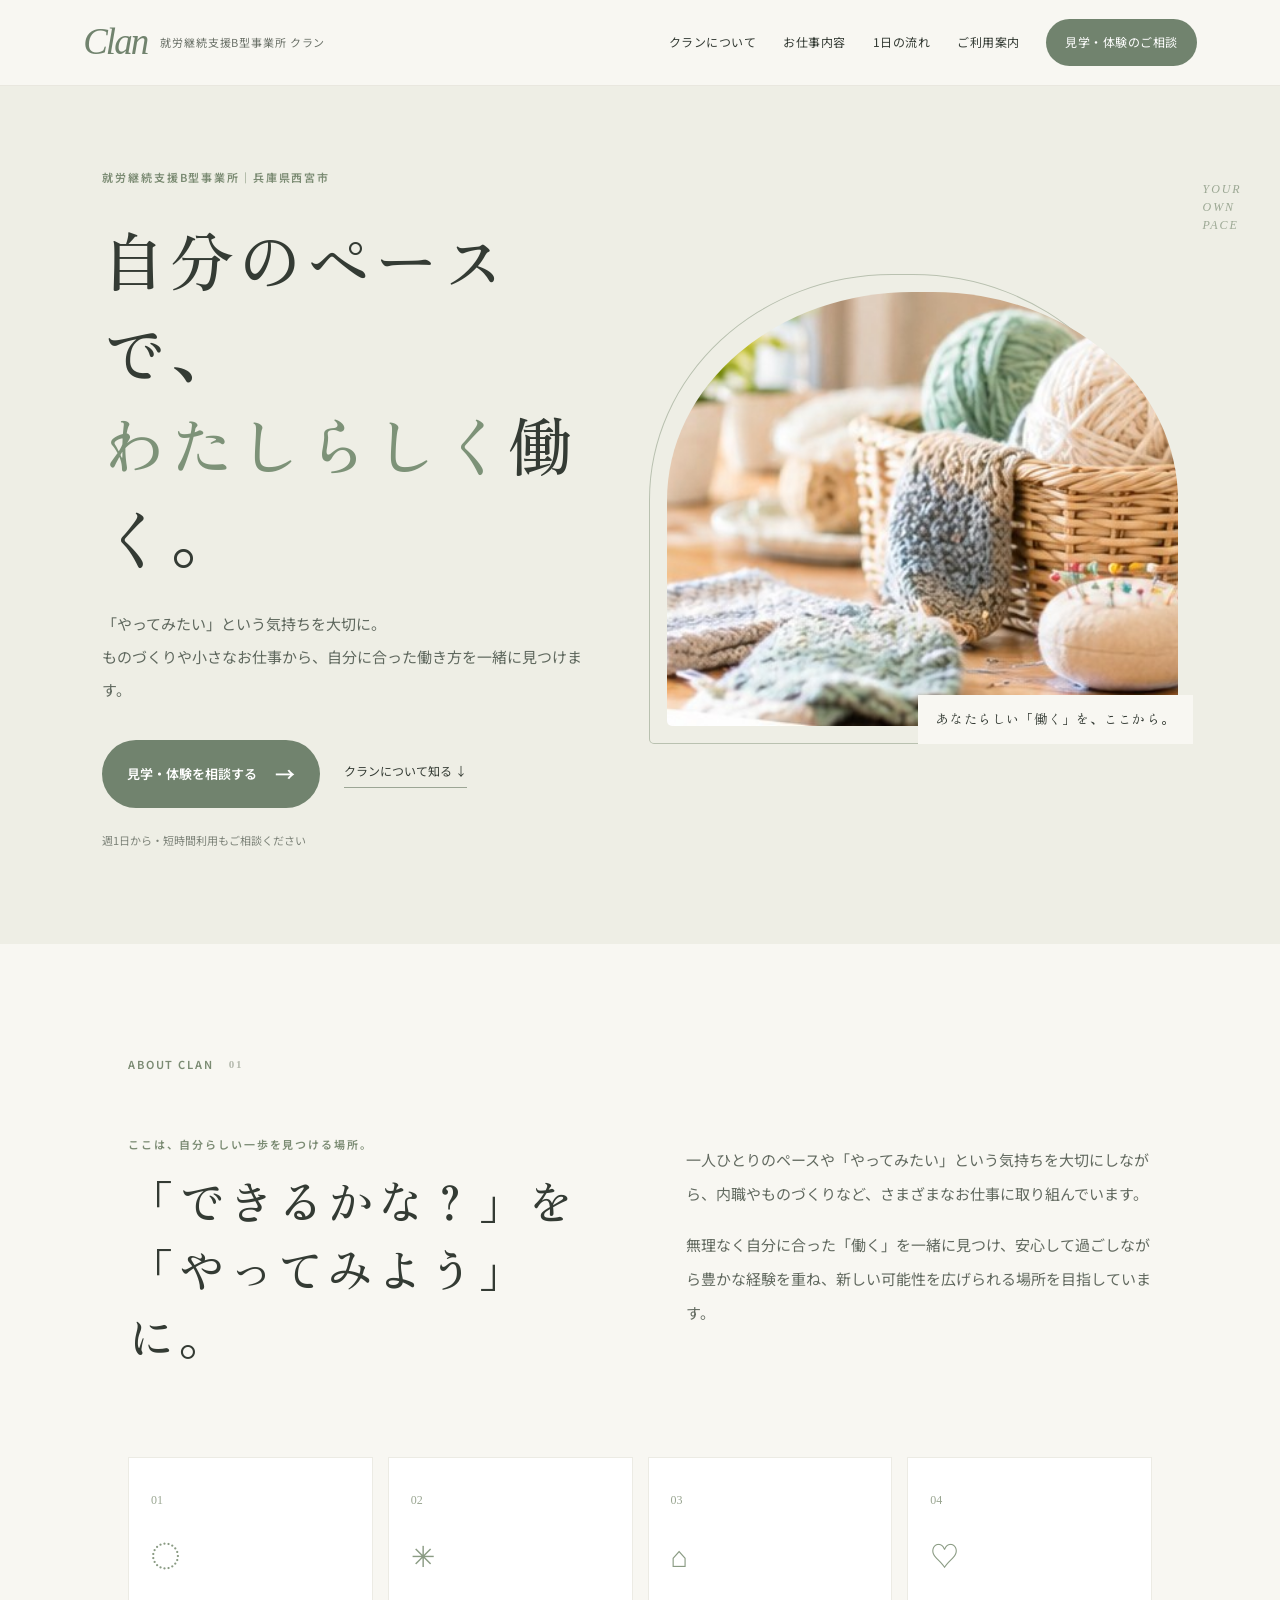
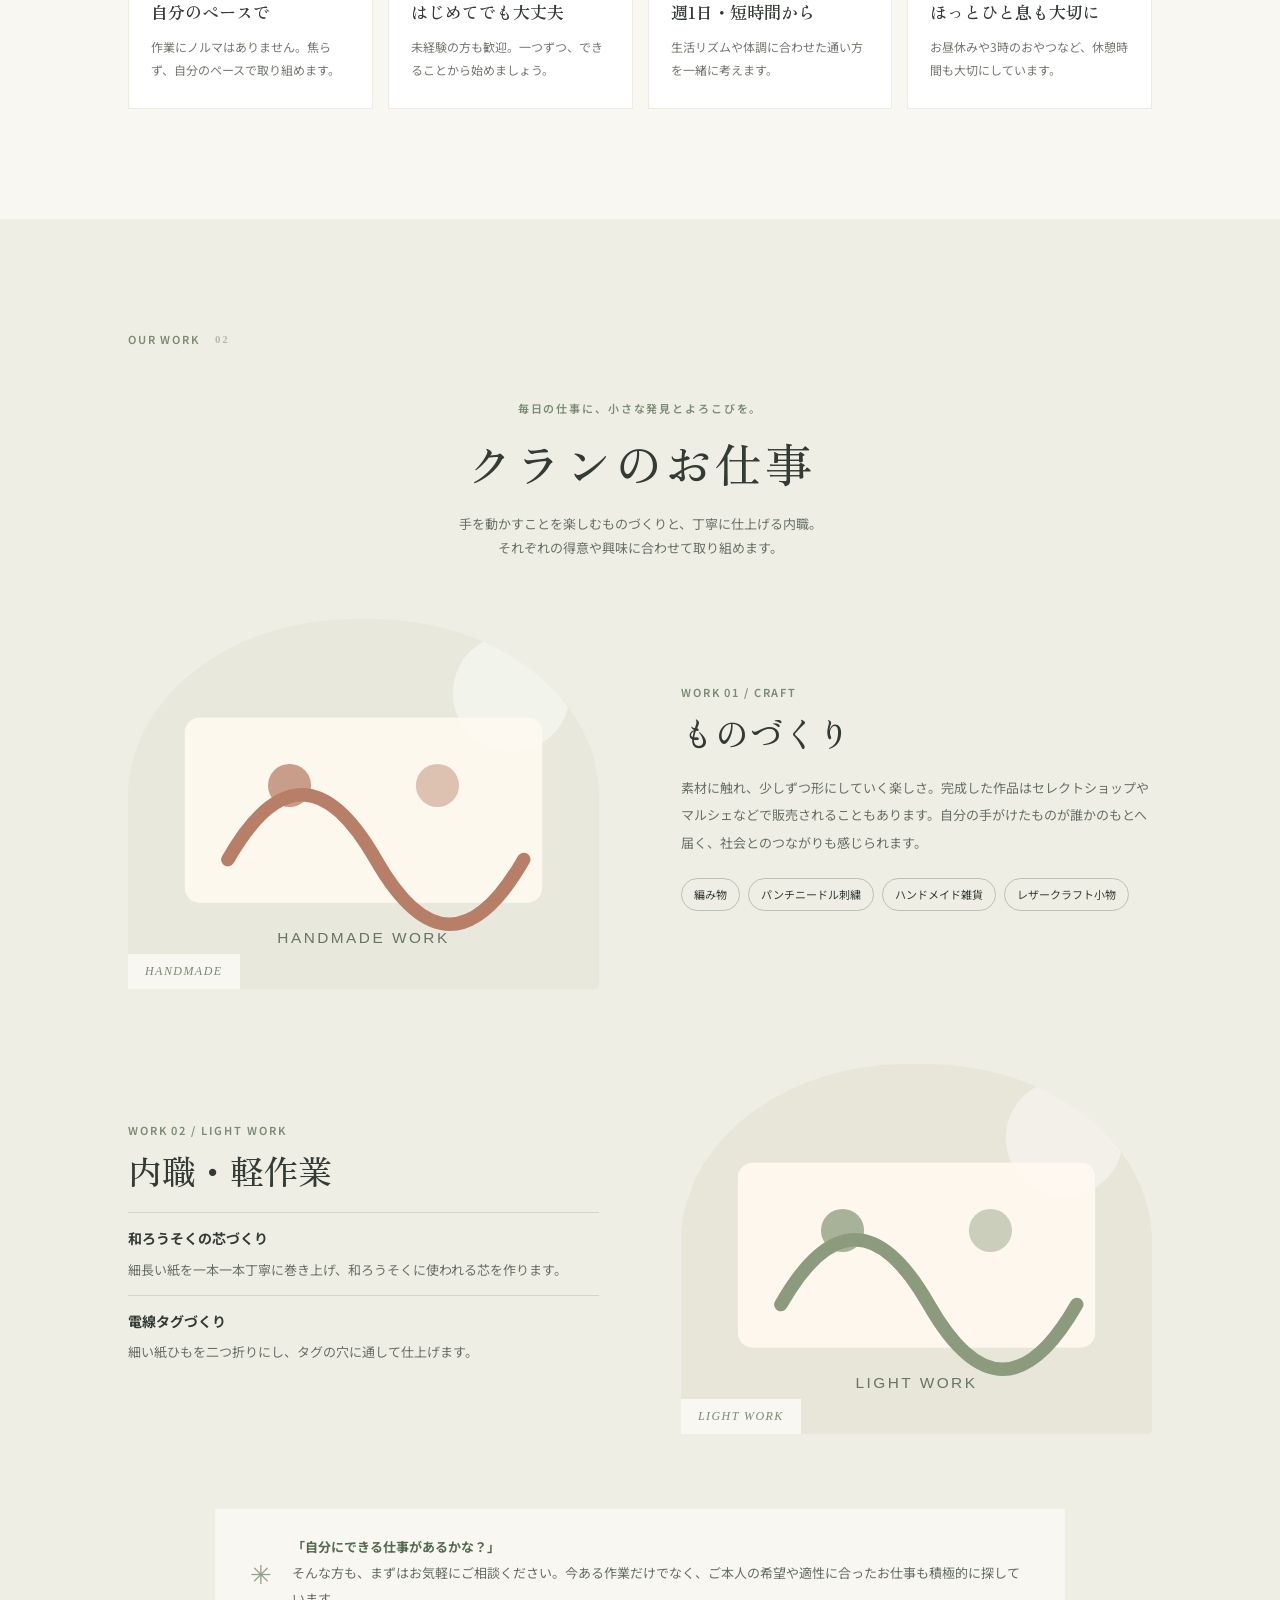
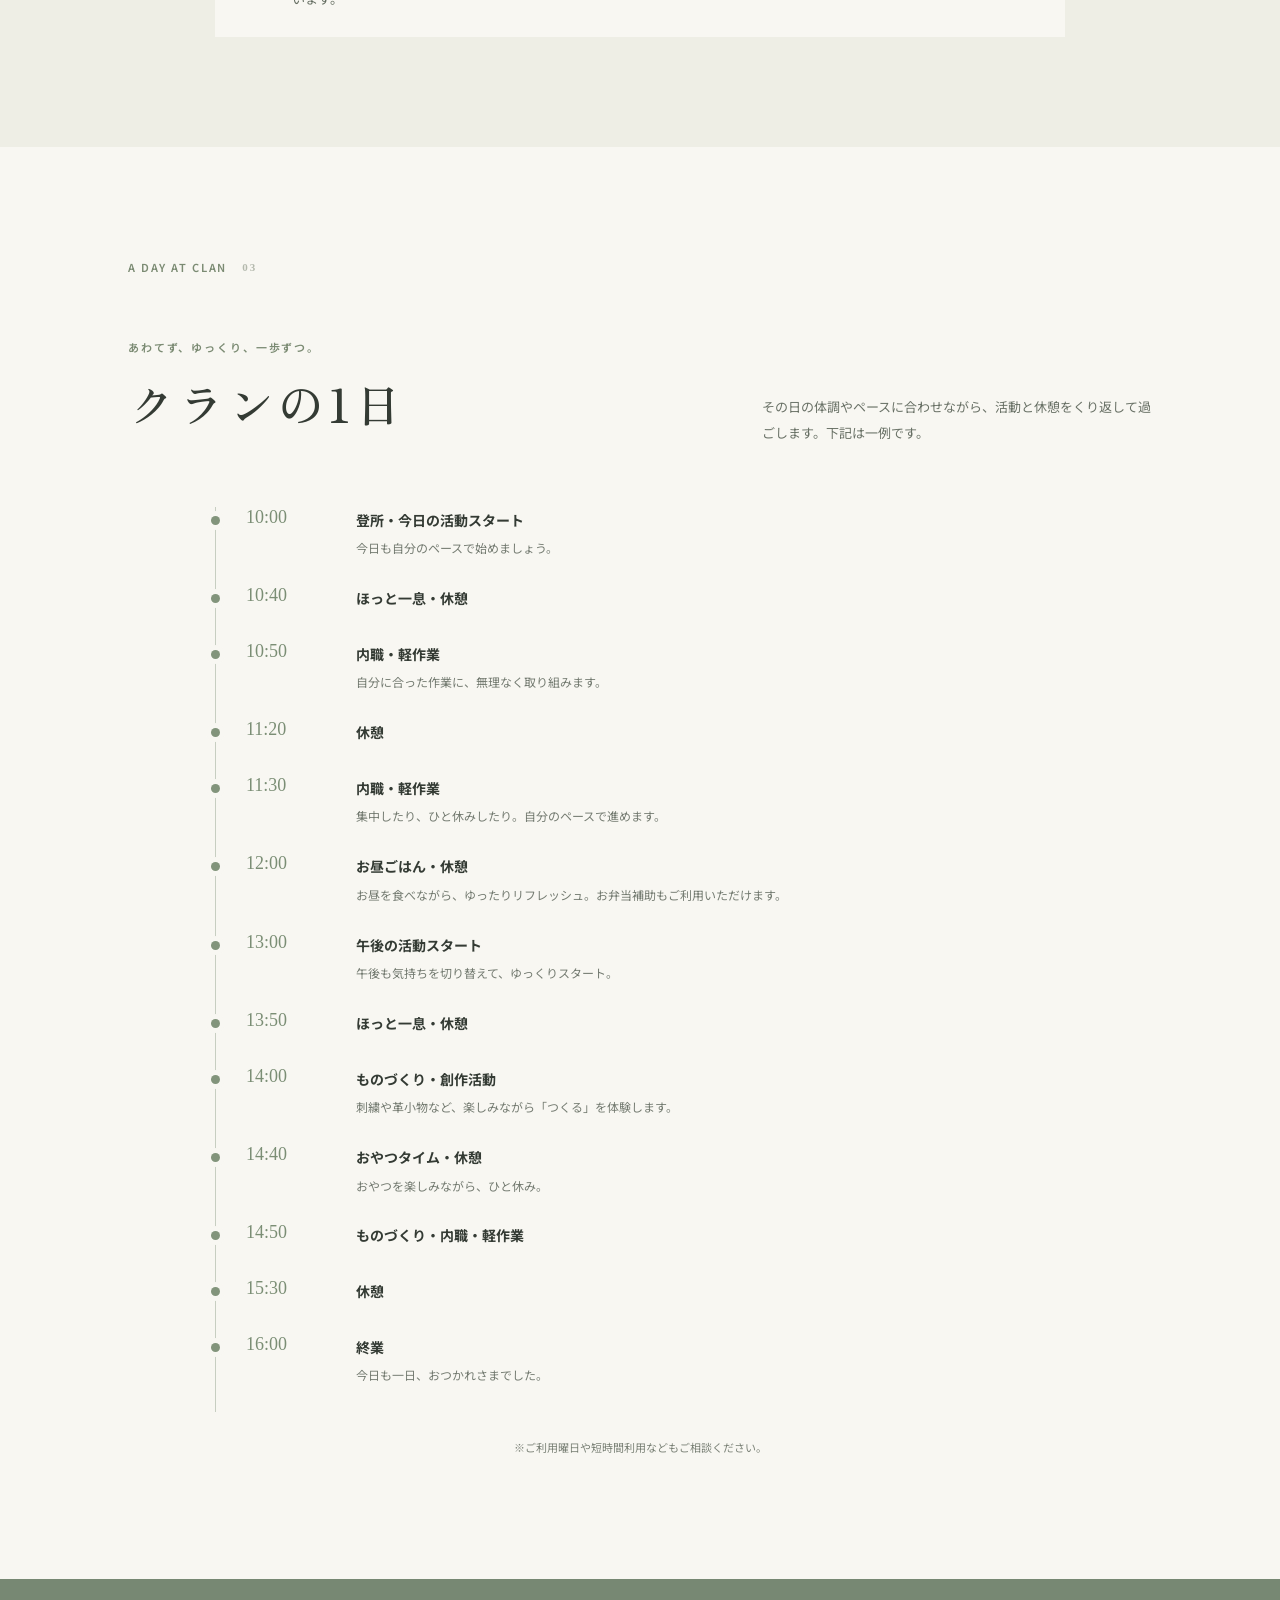
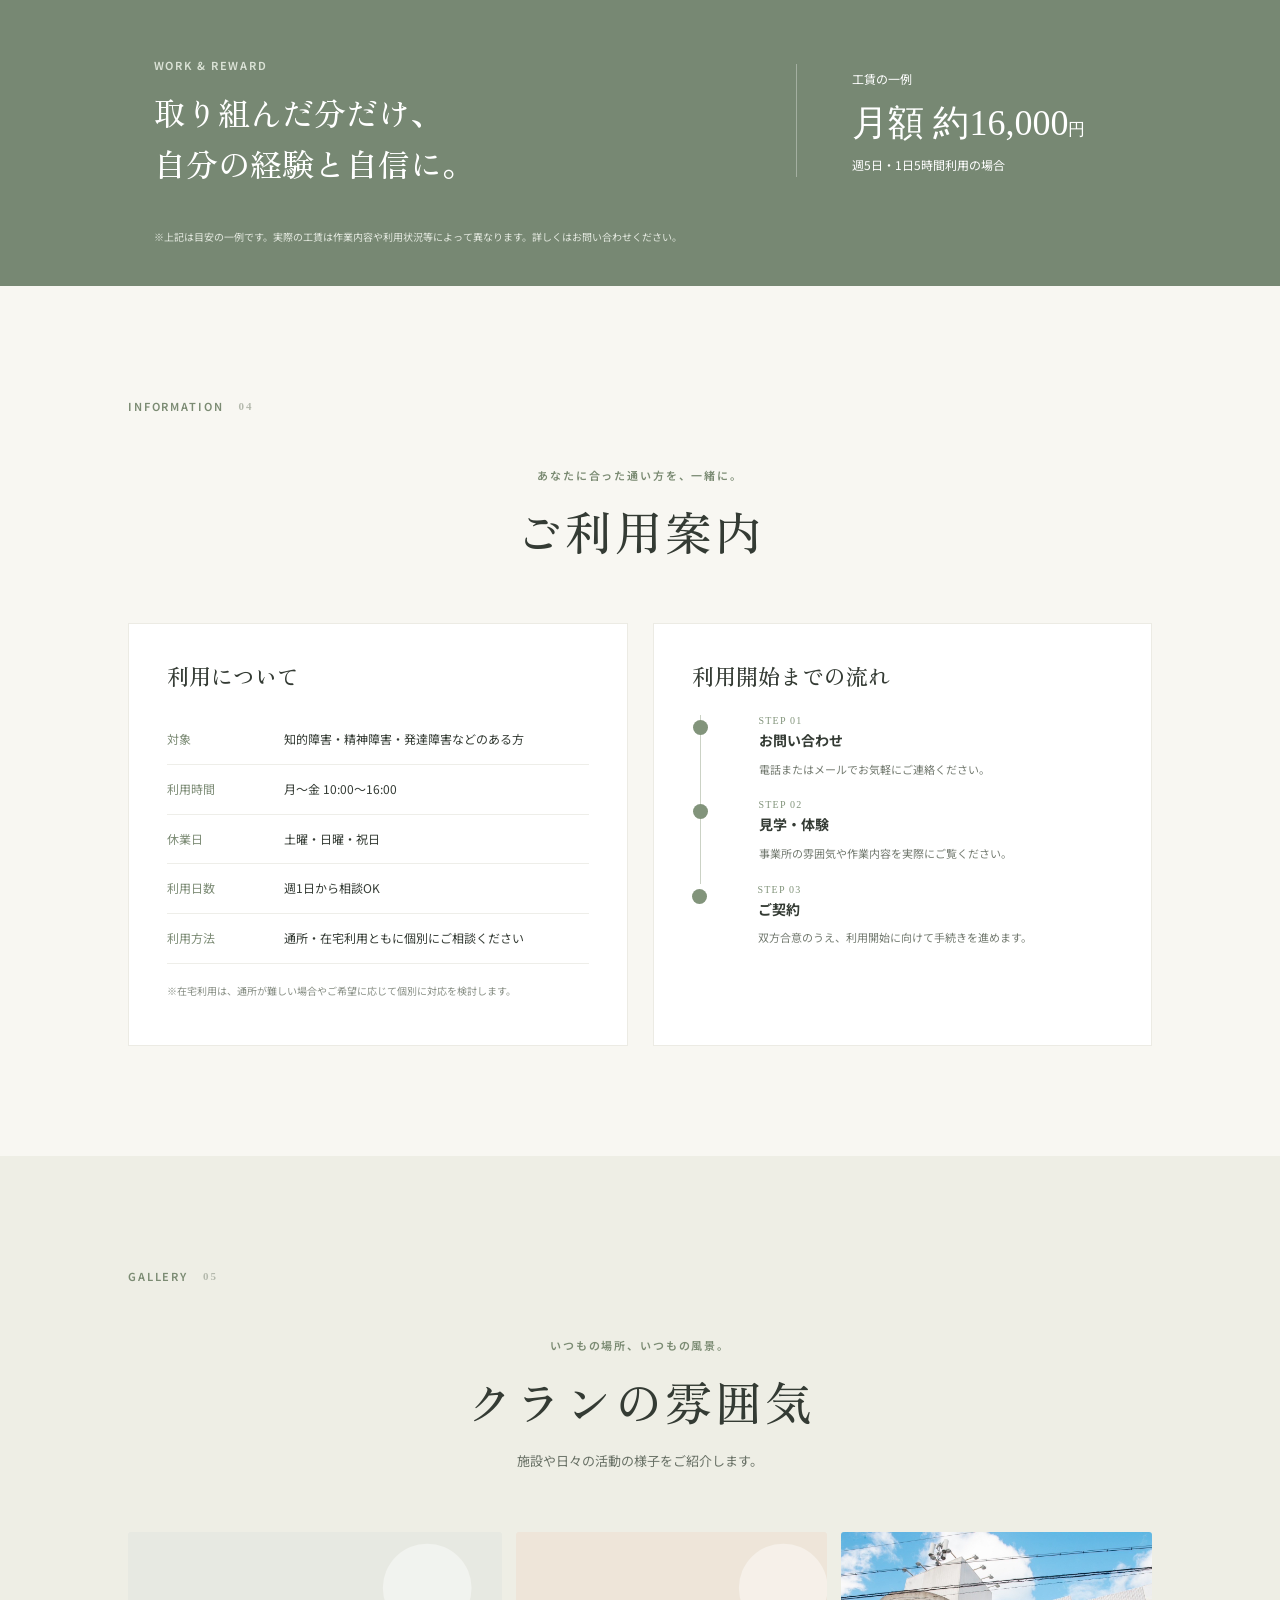
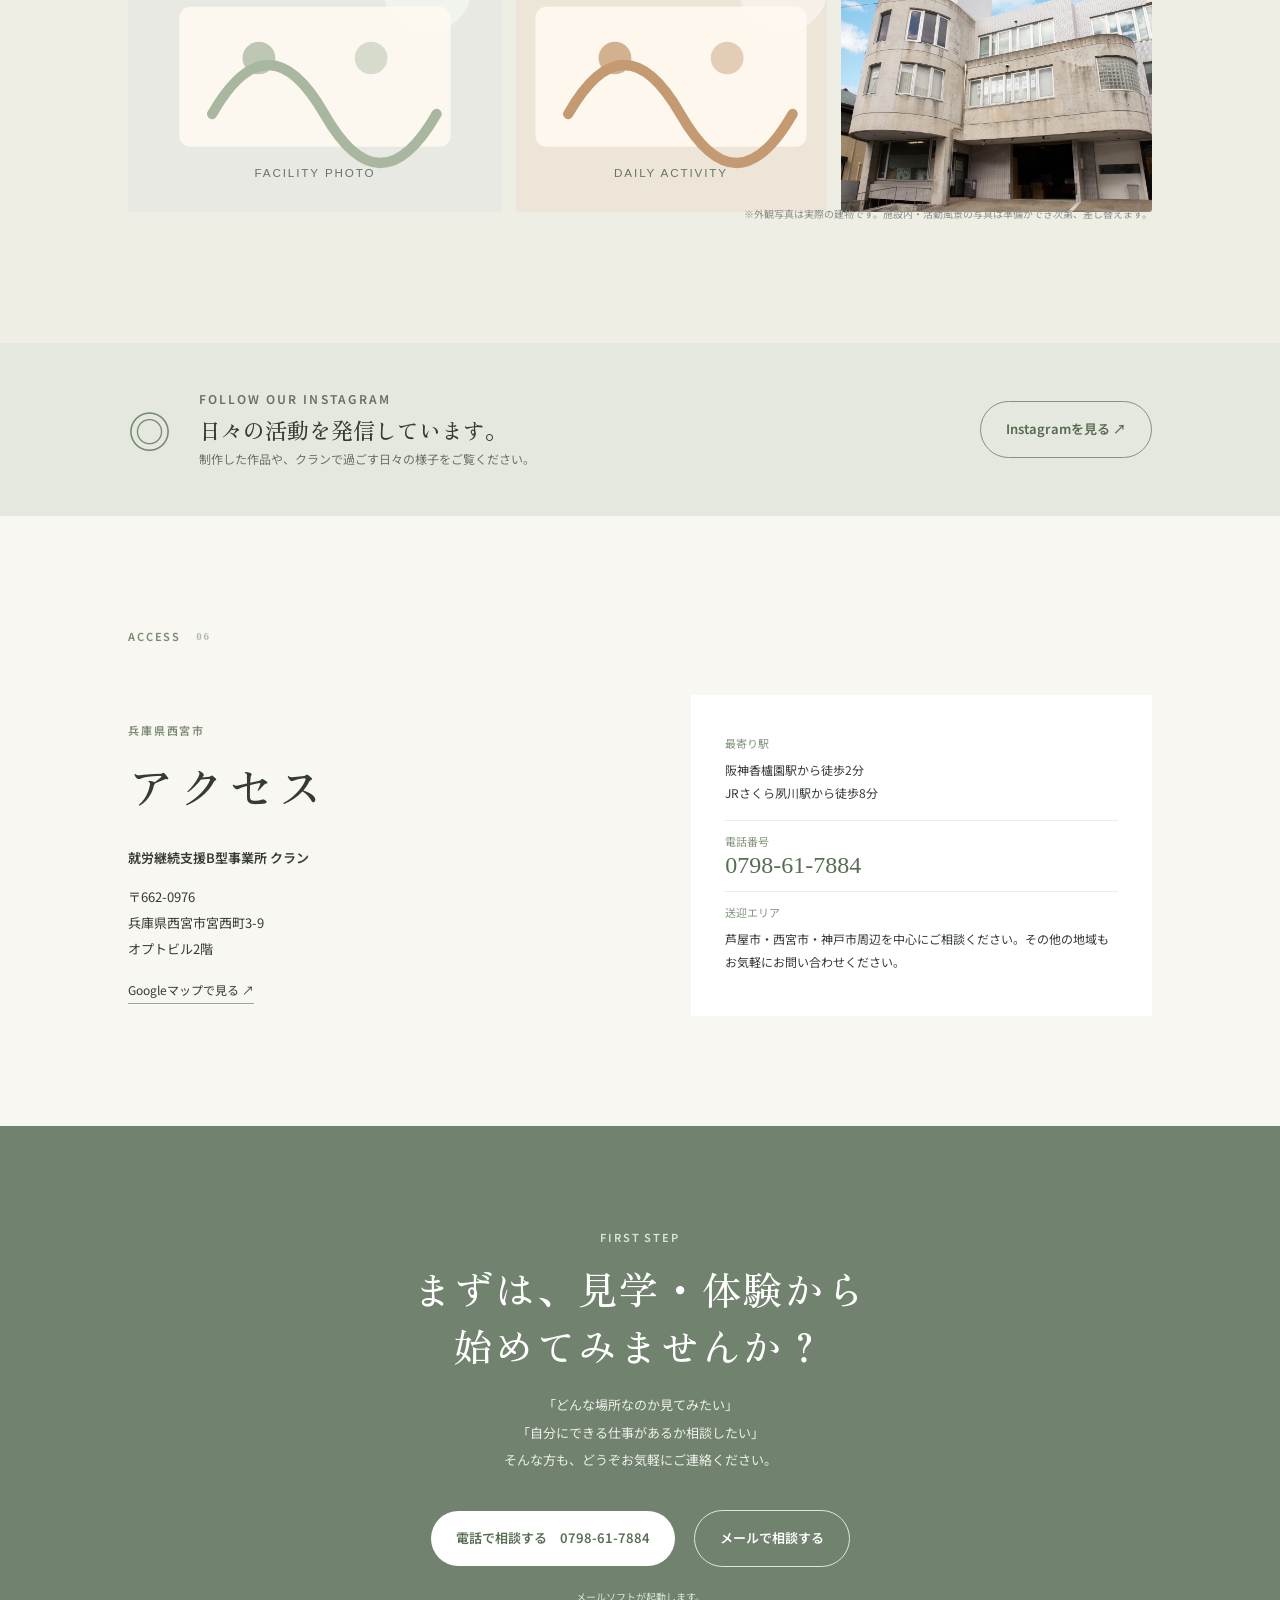
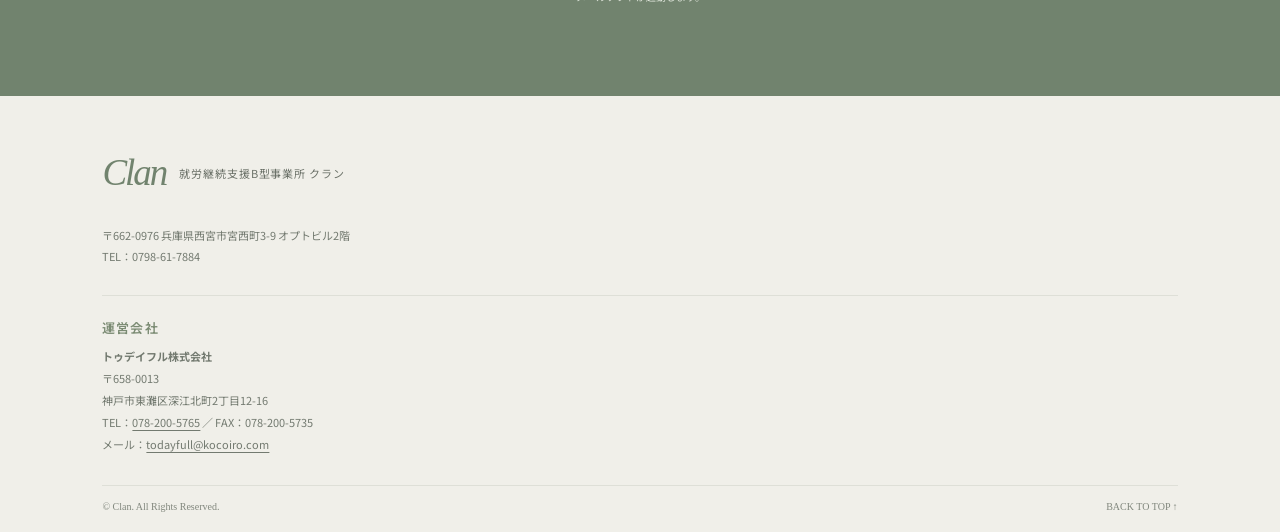
<file: clan_hp_pattern_a/index.html>
<!doctype html>
<html lang="ja">
<head>
  <meta charset="utf-8">
  <meta name="viewport" content="width=device-width, initial-scale=1">
  <meta name="description" content="西宮市の就労継続支援B型事業所クラン。一人ひとりのペースを大切に、ものづくりや内職などに取り組める場所です。見学・体験はお気軽にご相談ください。">
  <meta name="theme-color" content="#f7f5ef">
  <title>クラン（Clan）｜自分のペースで、わたしらしく働く。</title>
  <link rel="preconnect" href="https://fonts.googleapis.com">
  <link rel="preconnect" href="https://fonts.gstatic.com" crossorigin>
  <link href="https://fonts.googleapis.com/css2?family=Noto+Sans+JP:wght@400;500;600;700&family=Zen+Old+Mincho:wght@500;600;700&display=swap" rel="stylesheet">
  <link rel="stylesheet" href="style.css">
</head>
<body>
  <header class="site-header">
    <a class="brand" href="#top" aria-label="クラン トップ">
      <span class="brand-mark">Clan</span>
      <span class="brand-sub">就労継続支援B型事業所 クラン</span>
    </a>
    <button class="menu-toggle" aria-label="メニューを開く" aria-expanded="false"><span></span><span></span></button>
    <nav class="global-nav" aria-label="メインナビゲーション">
      <a href="#about">クランについて</a>
      <a href="#work">お仕事内容</a>
      <a href="#day">1日の流れ</a>
      <a href="#guide">ご利用案内</a>
      <a class="nav-cta" href="#contact">見学・体験のご相談</a>
    </nav>
  </header>

  <main id="top">
    <section class="hero">
      <div class="hero-copy">
        <p class="eyebrow">就労継続支援B型事業所｜兵庫県西宮市</p>
        <h1>自分のペースで、<br><em>わたしらしく</em>働く。</h1>
        <p class="hero-lead">「やってみたい」という気持ちを大切に。<br>ものづくりや小さなお仕事から、<br class="sp-only">自分に合った働き方を一緒に見つけます。</p>
        <div class="hero-actions">
          <a class="button button-primary" href="#contact">見学・体験を相談する <span>→</span></a>
          <a class="text-link" href="#about">クランについて知る <span>↓</span></a>
        </div>
        <p class="hero-note">週1日から・短時間利用もご相談ください</p>
      </div>
      <div class="hero-visual">
        <img src="assets/hero-temporary.jpg" alt="毛糸や手仕事の道具が並ぶ、あたたかな作業スペースの仮イメージ">
        <span class="visual-caption">あなたらしい「働く」を、ここから。</span>
      </div>
      <div class="hero-stamp">YOUR<br>OWN<br>PACE</div>
    </section>

    <section class="intro section" id="about">
      <div class="section-label">ABOUT CLAN <span>01</span></div>
      <div class="intro-grid">
        <div>
          <p class="kicker">ここは、自分らしい一歩を見つける場所。</p>
          <h2>「できるかな？」を<br>「やってみよう」に。</h2>
        </div>
        <div class="intro-text">
          <p>一人ひとりのペースや「やってみたい」という気持ちを大切にしながら、内職やものづくりなど、さまざまなお仕事に取り組んでいます。</p>
          <p>無理なく自分に合った「働く」を一緒に見つけ、安心して過ごしながら豊かな経験を重ね、新しい可能性を広げられる場所を目指しています。</p>
        </div>
      </div>
      <div class="feature-grid">
        <article class="feature-card"><span class="feature-num">01</span><div class="feature-icon">◌</div><h3>自分のペースで</h3><p>作業にノルマはありません。焦らず、自分のペースで取り組めます。</p></article>
        <article class="feature-card"><span class="feature-num">02</span><div class="feature-icon">✳</div><h3>はじめてでも大丈夫</h3><p>未経験の方も歓迎。一つずつ、できることから始めましょう。</p></article>
        <article class="feature-card"><span class="feature-num">03</span><div class="feature-icon">⌂</div><h3>週1日・短時間から</h3><p>生活リズムや体調に合わせた通い方を一緒に考えます。</p></article>
        <article class="feature-card"><span class="feature-num">04</span><div class="feature-icon">♡</div><h3>ほっとひと息も大切に</h3><p>お昼休みや3時のおやつなど、休憩時間も大切にしています。</p></article>
      </div>
    </section>

    <section class="work-section section" id="work">
      <div class="section-label">OUR WORK <span>02</span></div>
      <div class="section-heading">
        <p class="kicker">毎日の仕事に、小さな発見とよろこびを。</p>
        <h2>クランのお仕事</h2>
        <p>手を動かすことを楽しむものづくりと、丁寧に仕上げる内職。<br>それぞれの得意や興味に合わせて取り組めます。</p>
      </div>
      <div class="work-block">
        <div class="work-image"><img src="assets/craft-placeholder.svg" alt="編み物や刺繍、革小物などのハンドメイド作品のイメージ"><span>HANDMADE</span></div>
        <div class="work-content">
          <p class="work-tag">WORK 01 / CRAFT</p>
          <h3>ものづくり</h3>
          <p>素材に触れ、少しずつ形にしていく楽しさ。完成した作品はセレクトショップやマルシェなどで販売されることもあります。自分の手がけたものが誰かのもとへ届く、社会とのつながりも感じられます。</p>
          <ul class="pill-list"><li>編み物</li><li>パンチニードル刺繍</li><li>ハンドメイド雑貨</li><li>レザークラフト小物</li></ul>
        </div>
      </div>
      <div class="work-block reverse">
        <div class="work-image"><img src="assets/lightwork-placeholder.svg" alt="和ろうそくの芯づくりや電線タグづくりの作業イメージ"><span>LIGHT WORK</span></div>
        <div class="work-content">
          <p class="work-tag">WORK 02 / LIGHT WORK</p>
          <h3>内職・軽作業</h3>
          <div class="task">
            <h4>和ろうそくの芯づくり</h4>
            <p>細長い紙を一本一本丁寧に巻き上げ、和ろうそくに使われる芯を作ります。</p>
          </div>
          <div class="task">
            <h4>電線タグづくり</h4>
            <p>細い紙ひもを二つ折りにし、タグの穴に通して仕上げます。</p>
          </div>
        </div>
      </div>
      <div class="work-message"><span class="message-leaf">✳</span><p><strong>「自分にできる仕事があるかな？」</strong><br>そんな方も、まずはお気軽にご相談ください。今ある作業だけでなく、ご本人の希望や適性に合ったお仕事も積極的に探しています。</p></div>
    </section>

    <section class="day-section section" id="day">
      <div class="section-label">A DAY AT CLAN <span>03</span></div>
      <div class="day-intro">
        <div><p class="kicker">あわてず、ゆっくり、一歩ずつ。</p><h2>クランの1日</h2></div>
        <p>その日の体調やペースに合わせながら、活動と休憩をくり返して過ごします。下記は一例です。</p>
      </div>
      <div class="schedule">
        <div class="schedule-item"><time>10:00</time><div><h3>登所・今日の活動スタート</h3><p>今日も自分のペースで始めましょう。</p></div><span class="schedule-dot"></span></div>
        <div class="schedule-item"><time>10:40</time><div><h3>ほっと一息・休憩</h3></div><span class="schedule-dot"></span></div>
        <div class="schedule-item"><time>10:50</time><div><h3>内職・軽作業</h3><p>自分に合った作業に、無理なく取り組みます。</p></div><span class="schedule-dot"></span></div>
        <div class="schedule-item"><time>11:20</time><div><h3>休憩</h3></div><span class="schedule-dot"></span></div>
        <div class="schedule-item"><time>11:30</time><div><h3>内職・軽作業</h3><p>集中したり、ひと休みしたり。自分のペースで進めます。</p></div><span class="schedule-dot"></span></div>
        <div class="schedule-item"><time>12:00</time><div><h3>お昼ごはん・休憩</h3><p>お昼を食べながら、ゆったりリフレッシュ。お弁当補助もご利用いただけます。</p></div><span class="schedule-dot"></span></div>
        <div class="schedule-item"><time>13:00</time><div><h3>午後の活動スタート</h3><p>午後も気持ちを切り替えて、ゆっくりスタート。</p></div><span class="schedule-dot"></span></div>
        <div class="schedule-item"><time>13:50</time><div><h3>ほっと一息・休憩</h3></div><span class="schedule-dot"></span></div>
        <div class="schedule-item"><time>14:00</time><div><h3>ものづくり・創作活動</h3><p>刺繍や革小物など、楽しみながら「つくる」を体験します。</p></div><span class="schedule-dot"></span></div>
        <div class="schedule-item"><time>14:40</time><div><h3>おやつタイム・休憩</h3><p>おやつを楽しみながら、ひと休み。</p></div><span class="schedule-dot"></span></div>
        <div class="schedule-item"><time>14:50</time><div><h3>ものづくり・内職・軽作業</h3></div><span class="schedule-dot"></span></div>
        <div class="schedule-item"><time>15:30</time><div><h3>休憩</h3></div><span class="schedule-dot"></span></div>
        <div class="schedule-item"><time>16:00</time><div><h3>終業</h3><p>今日も一日、おつかれさまでした。</p></div><span class="schedule-dot"></span></div>
      </div>
      <p class="schedule-note">※ご利用曜日や短時間利用などもご相談ください。</p>
    </section>

    <section class="wage-band">
      <div class="wage-inner">
        <div><p class="kicker">WORK & REWARD</p><h2>取り組んだ分だけ、<br>自分の経験と自信に。</h2></div>
        <div class="wage-number"><span>工賃の一例</span><strong>月額 約16,000<small>円</small></strong><p>週5日・1日5時間利用の場合</p></div>
      </div>
      <p class="wage-disclaimer">※上記は目安の一例です。実際の工賃は作業内容や利用状況等によって異なります。詳しくはお問い合わせください。</p>
    </section>

    <section class="guide-section section" id="guide">
      <div class="section-label">INFORMATION <span>04</span></div>
      <div class="section-heading"><p class="kicker">あなたに合った通い方を、一緒に。</p><h2>ご利用案内</h2></div>
      <div class="guide-grid">
        <div class="guide-card">
          <h3>利用について</h3>
          <dl>
            <div><dt>対象</dt><dd>知的障害・精神障害・発達障害などのある方</dd></div>
            <div><dt>利用時間</dt><dd>月〜金 10:00〜16:00</dd></div>
            <div><dt>休業日</dt><dd>土曜・日曜・祝日</dd></div>
            <div><dt>利用日数</dt><dd>週1日から相談OK</dd></div>
            <div><dt>利用方法</dt><dd>通所・在宅利用ともに個別にご相談ください</dd></div>
          </dl>
          <p class="small-note">※在宅利用は、通所が難しい場合やご希望に応じて個別に対応を検討します。</p>
        </div>
        <div class="guide-card steps-card">
          <h3>利用開始までの流れ</h3>
          <ol class="steps">
            <li><span>STEP 01</span><strong>お問い合わせ</strong><p>電話またはメールでお気軽にご連絡ください。</p></li>
            <li><span>STEP 02</span><strong>見学・体験</strong><p>事業所の雰囲気や作業内容を実際にご覧ください。</p></li>
            <li><span>STEP 03</span><strong>ご契約</strong><p>双方合意のうえ、利用開始に向けて手続きを進めます。</p></li>
          </ol>
        </div>
      </div>
    </section>

    <section class="gallery-section section">
      <div class="section-label">GALLERY <span>05</span></div>
      <div class="section-heading"><p class="kicker">いつもの場所、いつもの風景。</p><h2>クランの雰囲気</h2><p>施設や日々の活動の様子をご紹介します。</p></div>
      <div class="gallery-grid">
        <img src="assets/facility-placeholder.svg" alt="事業所内の写真を掲載予定">
        <img src="assets/activity-placeholder.svg" alt="活動風景の写真を掲載予定">
        <img src="assets/exterior.jpg" alt="クランが入居する建物の外観">
      </div>
      <p class="photo-note">※外観写真は実際の建物です。施設内・活動風景の写真は準備ができ次第、差し替えます。</p>
    </section>

    <section class="instagram-section">
      <div class="insta-symbol">◎</div><div><p class="kicker">FOLLOW OUR INSTAGRAM</p><h2>日々の活動を発信しています。</h2><p>制作した作品や、クランで過ごす日々の様子をご覧ください。</p></div>
      <a class="button button-outline" href="https://www.instagram.com/kocoiro/" target="_blank" rel="noopener">Instagramを見る ↗</a>
    </section>

    <section class="access-section section" id="access">
      <div class="section-label">ACCESS <span>06</span></div>
      <div class="access-grid">
        <div><p class="kicker">兵庫県西宮市</p><h2>アクセス</h2><p class="access-name">就労継続支援B型事業所 クラン</p><p>〒662-0976<br>兵庫県西宮市宮西町3-9<br>オプトビル2階</p><a class="text-link" href="https://www.google.com/maps/search/?api=1&query=兵庫県西宮市宮西町3-9オプトビル2階" target="_blank" rel="noopener">Googleマップで見る ↗</a></div>
        <div class="access-info"><div><span>最寄り駅</span><p>阪神香櫨園駅から徒歩2分<br>JRさくら夙川駅から徒歩8分</p></div><div><span>電話番号</span><a href="tel:0798617884">0798-61-7884</a></div><div><span>送迎エリア</span><p>芦屋市・西宮市・神戸市周辺を中心にご相談ください。その他の地域もお気軽にお問い合わせください。</p></div></div>
      </div>
    </section>

    <section class="contact-section" id="contact">
      <div class="contact-inner">
        <p class="kicker">FIRST STEP</p>
        <h2>まずは、見学・体験から<br>始めてみませんか？</h2>
        <p>「どんな場所なのか見てみたい」<br>「自分にできる仕事があるか相談したい」<br>そんな方も、どうぞお気軽にご連絡ください。</p>
        <a class="button button-light" href="tel:0798617884">電話で相談する　0798-61-7884</a>
        <a class="button button-contact-mail" id="email-link" href="#contact">メールで相談する</a>
        <small id="email-help">todayfull@kocoiro.com</small>
      </div>
    </section>
  </main>

  <footer class="site-footer">
    <a class="brand footer-brand" href="#top"><span class="brand-mark">Clan</span><span class="brand-sub">就労継続支援B型事業所 クラン</span></a>
    <p>〒662-0976 兵庫県西宮市宮西町3-9 オプトビル2階<br>TEL：<a href="tel:0798617884">0798-61-7884</a></p>
    <div class="operator-info">
      <h2>運営会社</h2>
      <p><strong>トゥデイフル株式会社</strong><br>〒658-0013<br>神戸市東灘区深江北町2丁目12-16<br>TEL：<a href="tel:0782005765">078-200-5765</a> ／ FAX：078-200-5735<br>メール：<a href="mailto:todayfull@kocoiro.com">todayfull@kocoiro.com</a></p>
    </div>
    <div class="footer-bottom"><span>© Clan. All Rights Reserved.</span><a href="#top">BACK TO TOP ↑</a></div>
  </footer>
  <script src="script.js"></script>
</body>
</html>
</file>
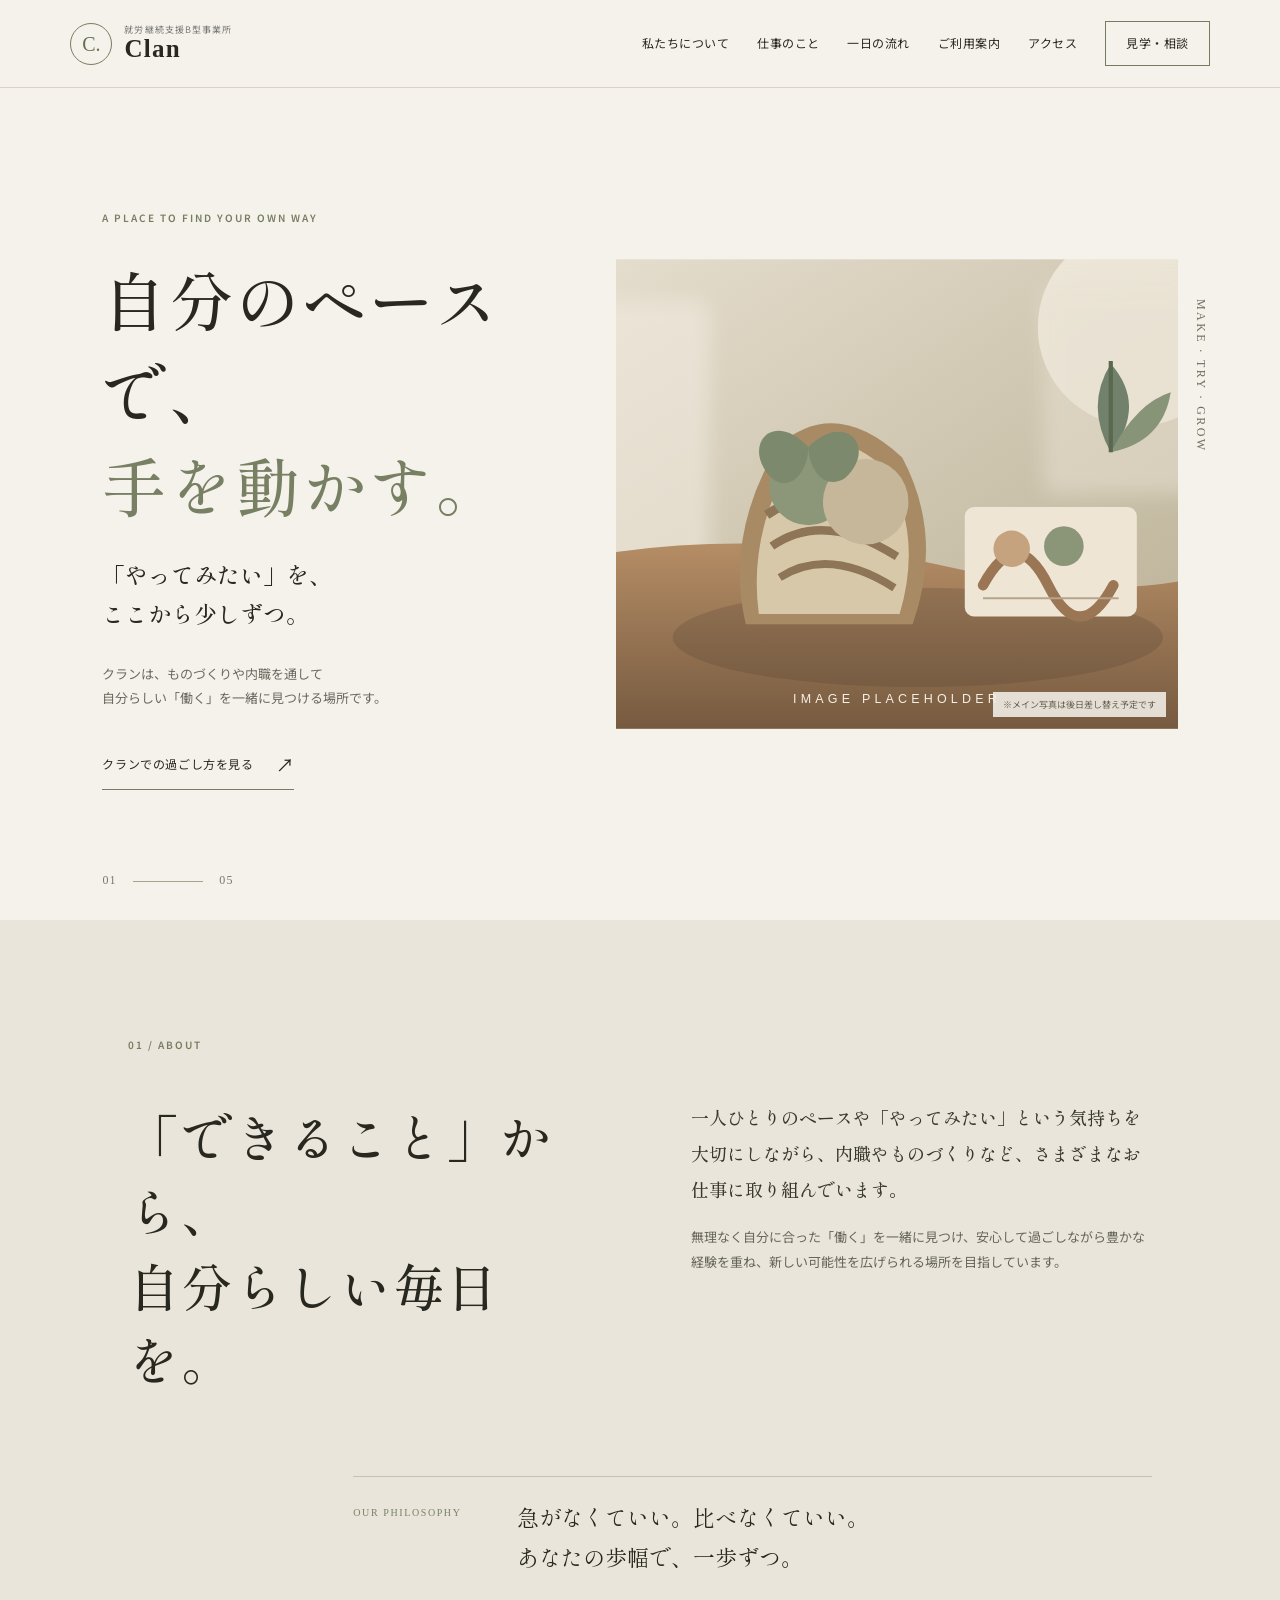
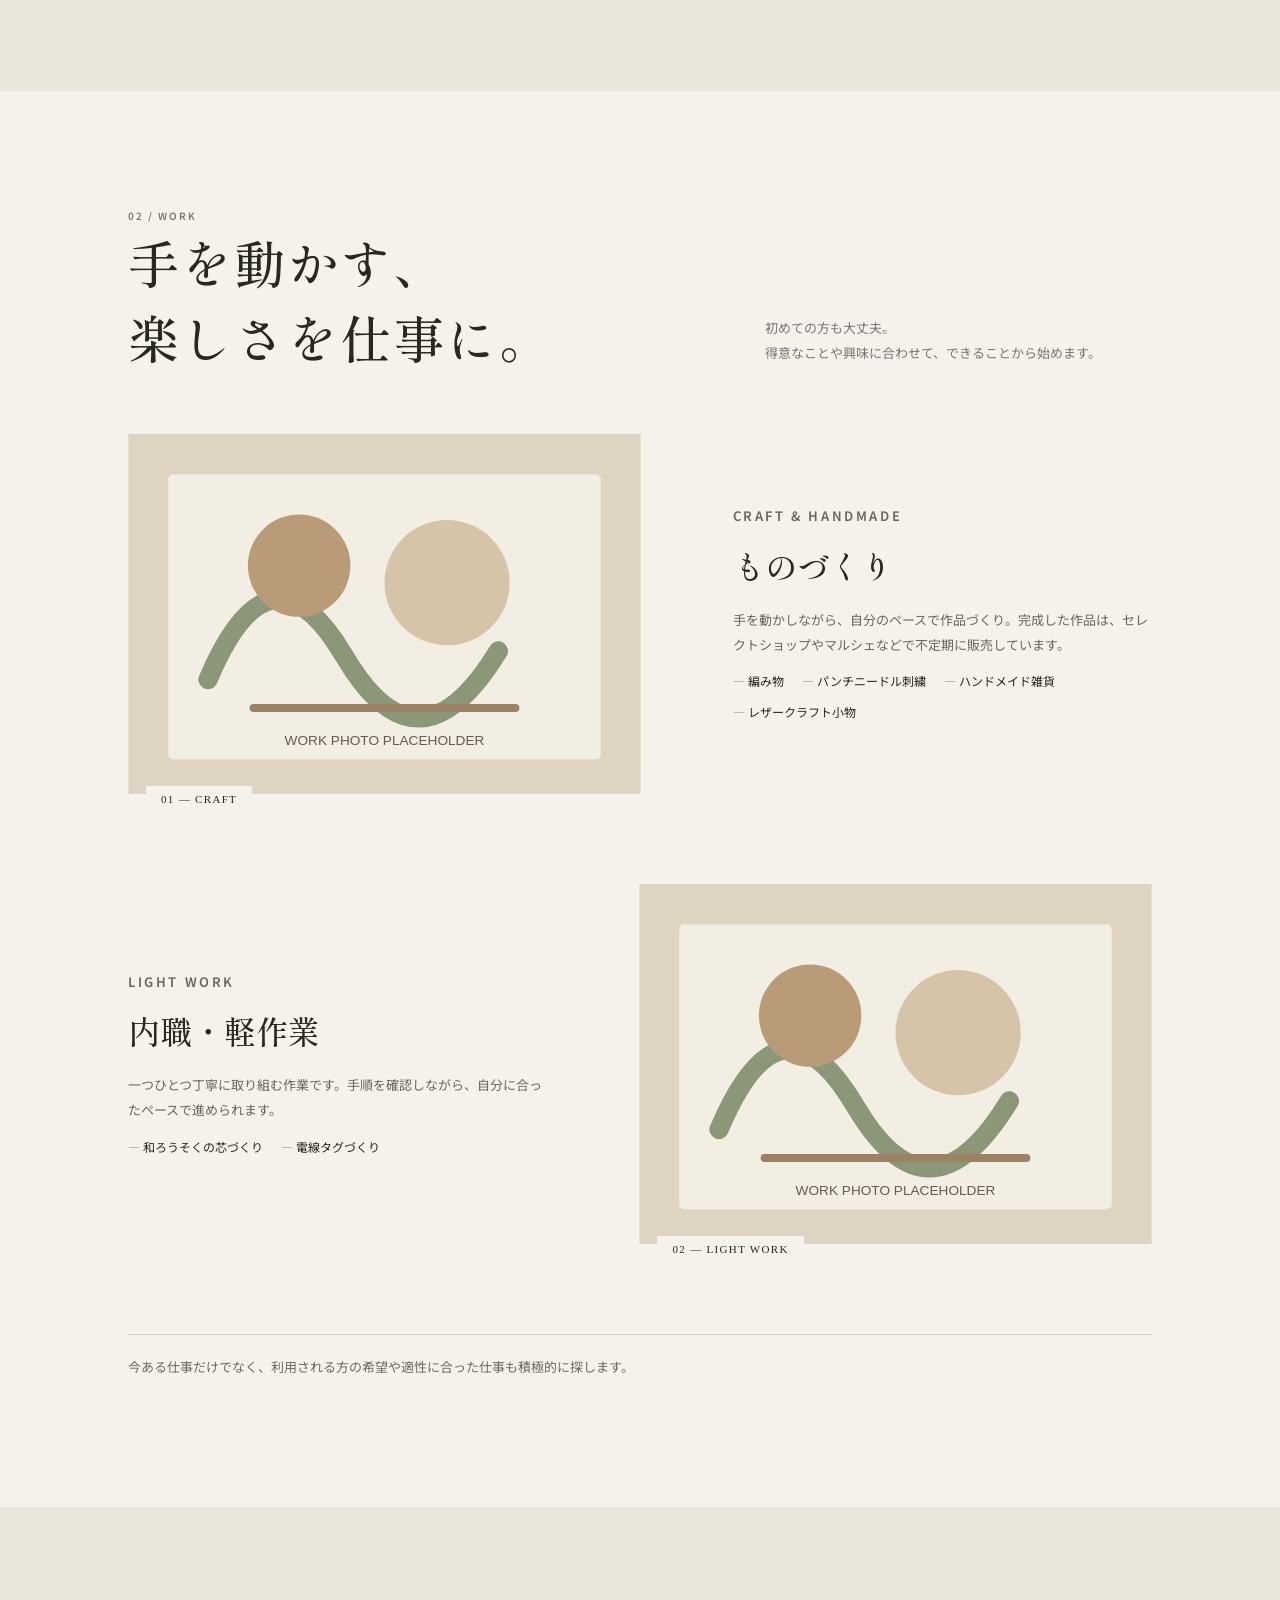
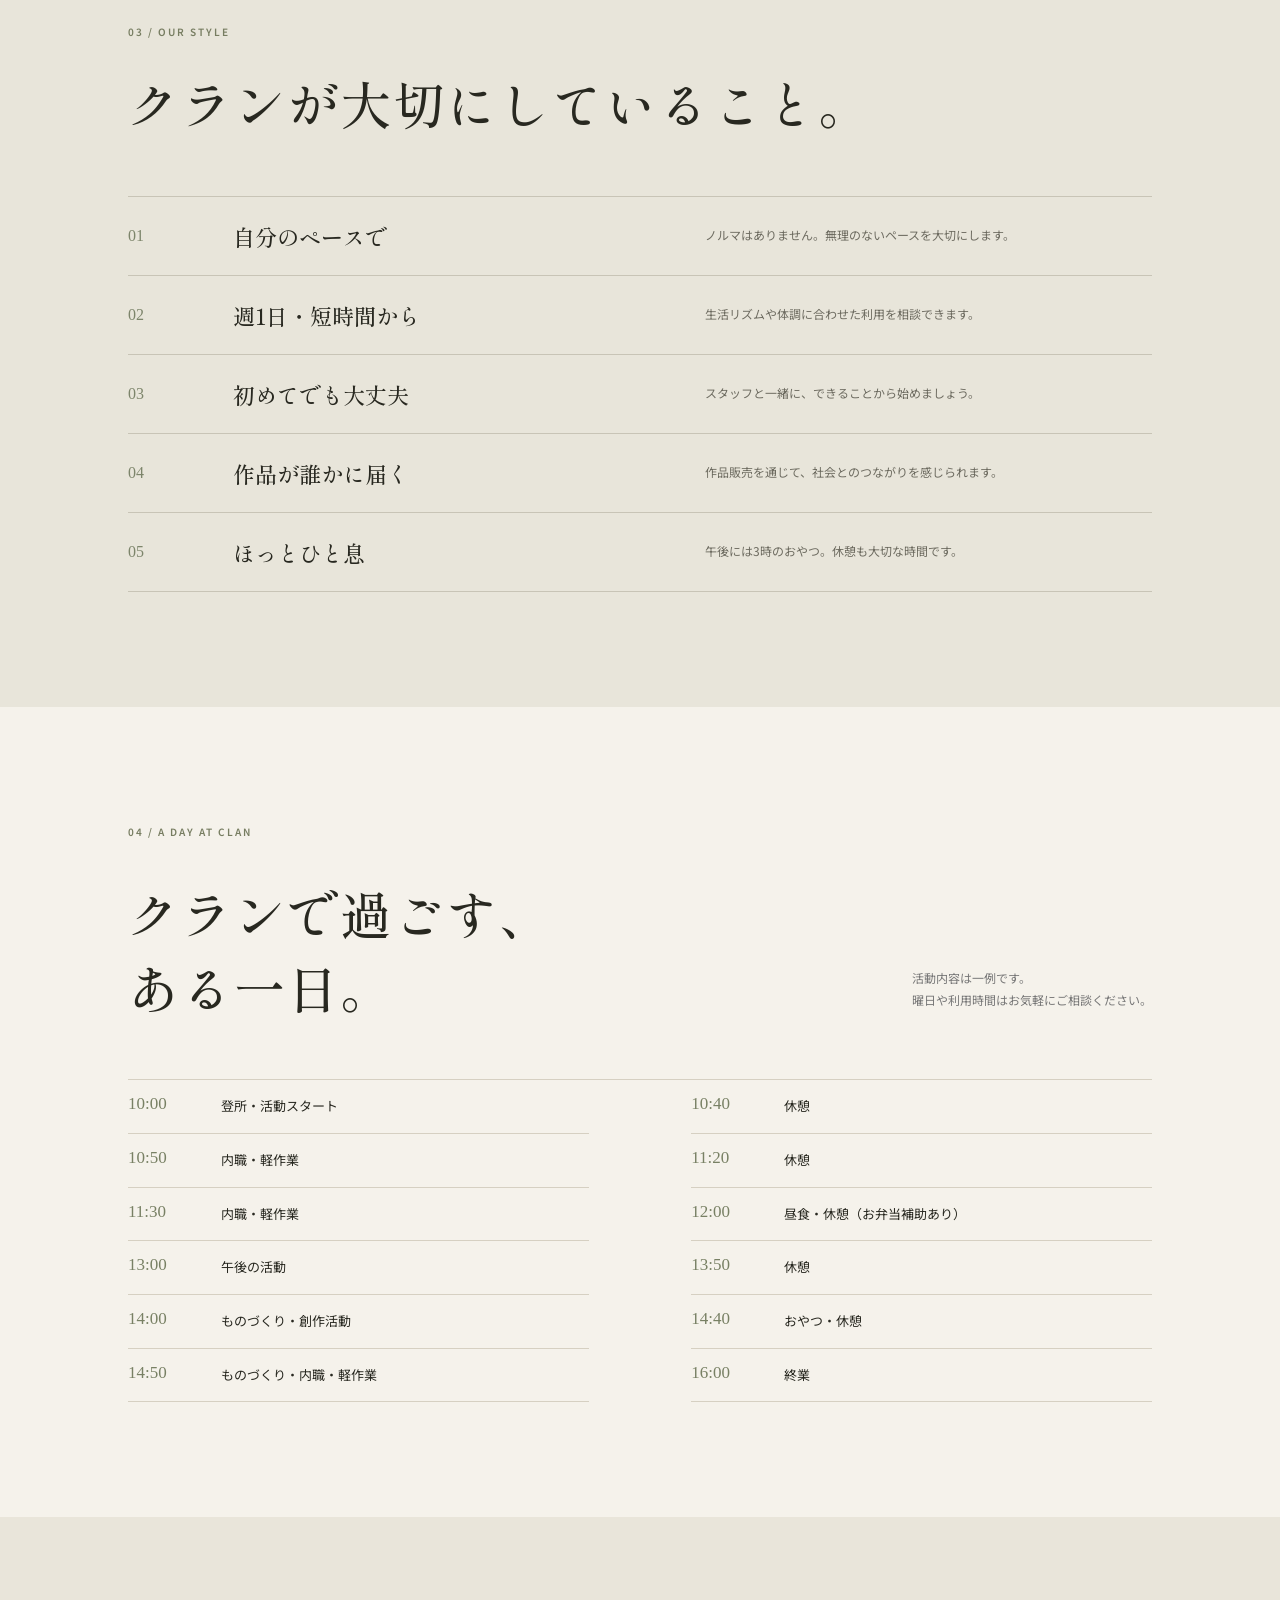
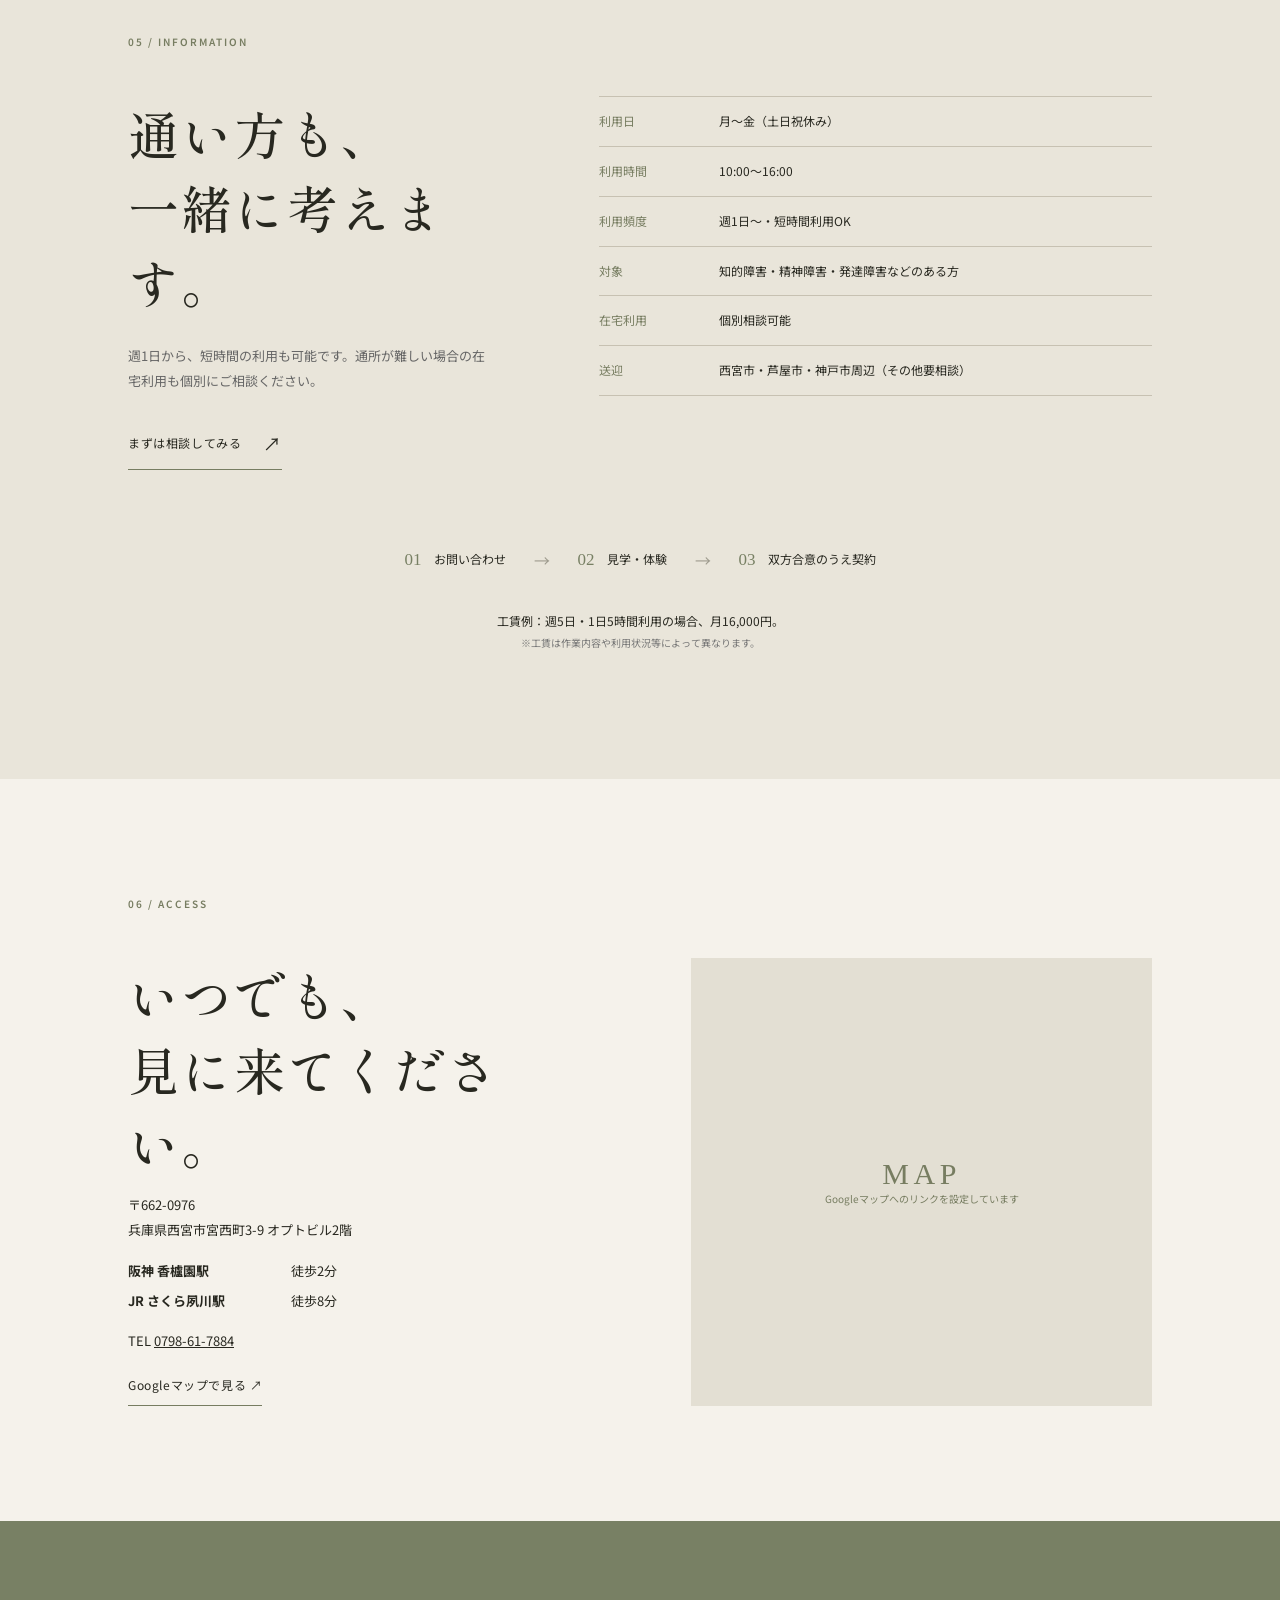
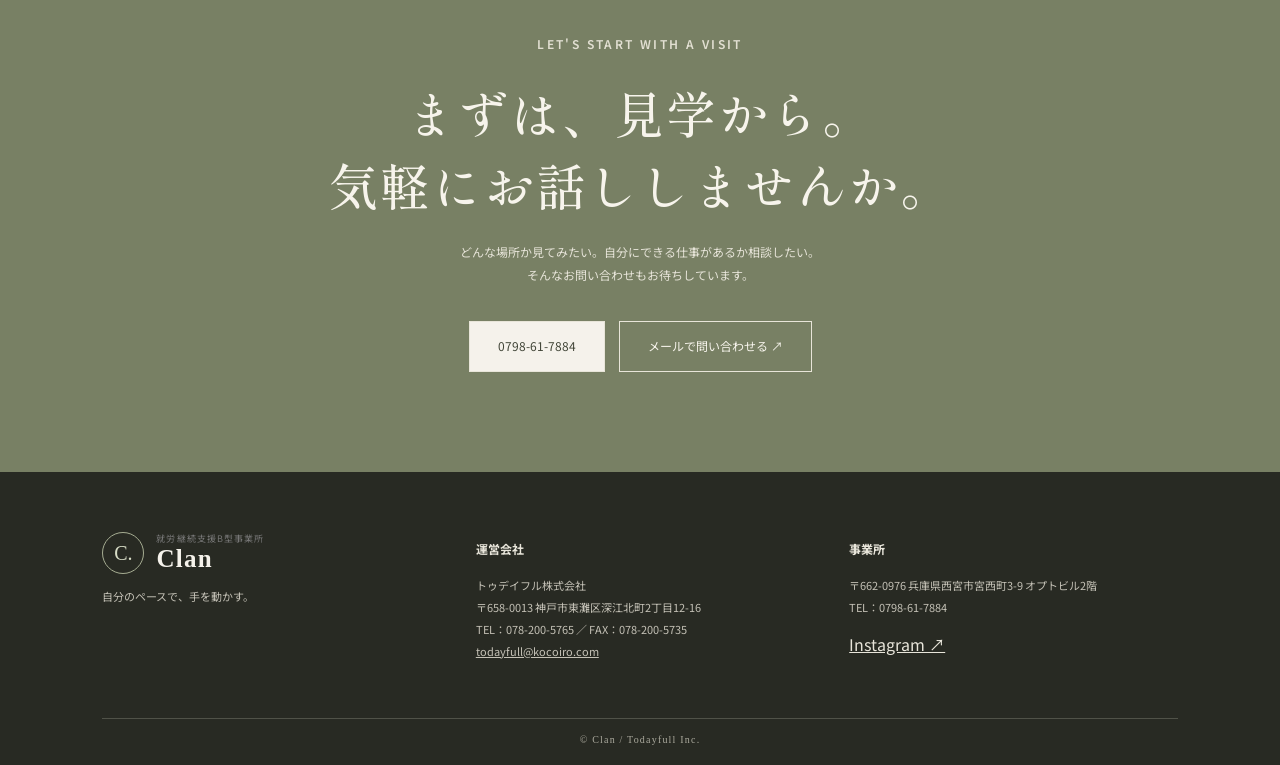
<file: clan_hp_pattern_b/index.html>
<!doctype html>
<html lang="ja">
<head>
<meta charset="utf-8"><meta name="viewport" content="width=device-width,initial-scale=1">
<meta name="description" content="就労継続支援B型事業所 クラン。ものづくりや内職を通じて、自分らしい働き方を一緒に見つけます。">
<title>クラン｜自分のペースで、手を動かす。</title>
<link rel="preconnect" href="https://fonts.googleapis.com"><link rel="preconnect" href="https://fonts.gstatic.com" crossorigin>
<link href="https://fonts.googleapis.com/css2?family=Noto+Sans+JP:wght@400;500;600;700&family=Shippori+Mincho:wght@500;600;700&display=swap" rel="stylesheet">
<link rel="stylesheet" href="style.css">
</head>
<body>
<header class="site-header">
 <a class="brand" href="#"><span class="brand-mark">C.</span><span><small>就労継続支援B型事業所</small><b>Clan</b></span></a>
 <button class="menu-toggle" aria-label="メニューを開く" aria-expanded="false">MENU</button>
 <nav class="nav"><a href="#about">私たちについて</a><a href="#work">仕事のこと</a><a href="#day">一日の流れ</a><a href="#guide">ご利用案内</a><a href="#access">アクセス</a><a class="nav-cta" href="mailto:todayfull@kocoiro.com">見学・相談</a></nav>
</header>
<main>
<section class="hero">
 <div class="hero-copy">
  <p class="eyebrow">A PLACE TO FIND YOUR OWN WAY</p>
  <h1>自分のペースで、<br><em>手を動かす。</em></h1>
  <p class="hero-lead">「やってみたい」を、<br>ここから少しずつ。</p>
  <p class="hero-desc">クランは、ものづくりや内職を通して<br>自分らしい「働く」を一緒に見つける場所です。</p>
  <a class="text-link" href="#guide">クランでの過ごし方を見る <span>↗</span></a>
 </div>
 <div class="hero-visual"><img src="assets/hero-placeholder.svg" alt="手仕事をイメージした仮画像"><span class="vertical-note">MAKE · TRY · GROW</span><span class="image-caption">※メイン写真は後日差し替え予定です</span></div>
 <div class="hero-index">01 <i></i> 05</div>
</section>

<section class="intro section" id="about">
 <div class="section-kicker">01 / ABOUT</div>
 <div class="intro-grid">
  <h2>「できること」から、<br>自分らしい毎日を。</h2>
  <div><p class="large-copy">一人ひとりのペースや「やってみたい」という気持ちを大切にしながら、内職やものづくりなど、さまざまなお仕事に取り組んでいます。</p><p>無理なく自分に合った「働く」を一緒に見つけ、安心して過ごしながら豊かな経験を重ね、新しい可能性を広げられる場所を目指しています。</p></div>
 </div>
 <div class="quote-line"><span>OUR PHILOSOPHY</span><p>急がなくていい。比べなくていい。<br>あなたの歩幅で、一歩ずつ。</p></div>
</section>

<section class="work-section section" id="work">
 <div class="section-heading"><div><div class="section-kicker">02 / WORK</div><h2>手を動かす、<br>楽しさを仕事に。</h2></div><p>初めての方も大丈夫。<br>得意なことや興味に合わせて、できることから始めます。</p></div>
 <div class="work-feature">
  <div class="work-photo"><img src="assets/work-placeholder.svg" alt="ものづくりの仮画像"><span>01 — CRAFT</span></div>
  <div class="work-copy"><p class="eyebrow">CRAFT & HANDMADE</p><h3>ものづくり</h3><p>手を動かしながら、自分のペースで作品づくり。完成した作品は、セレクトショップやマルシェなどで不定期に販売しています。</p><ul><li>編み物</li><li>パンチニードル刺繍</li><li>ハンドメイド雑貨</li><li>レザークラフト小物</li></ul></div>
 </div>
 <div class="work-feature reverse">
  <div class="work-photo"><img src="assets/work-placeholder.svg" alt="内職作業の仮画像"><span>02 — LIGHT WORK</span></div>
  <div class="work-copy"><p class="eyebrow">LIGHT WORK</p><h3>内職・軽作業</h3><p>一つひとつ丁寧に取り組む作業です。手順を確認しながら、自分に合ったペースで進められます。</p><ul><li>和ろうそくの芯づくり</li><li>電線タグづくり</li></ul></div>
 </div>
 <p class="note">今ある仕事だけでなく、利用される方の希望や適性に合った仕事も積極的に探します。</p>
</section>

<section class="values section">
 <div class="section-kicker">03 / OUR STYLE</div><h2>クランが大切にしていること。</h2>
 <div class="values-list">
  <article><b>01</b><h3>自分のペースで</h3><p>ノルマはありません。無理のないペースを大切にします。</p></article>
  <article><b>02</b><h3>週1日・短時間から</h3><p>生活リズムや体調に合わせた利用を相談できます。</p></article>
  <article><b>03</b><h3>初めてでも大丈夫</h3><p>スタッフと一緒に、できることから始めましょう。</p></article>
  <article><b>04</b><h3>作品が誰かに届く</h3><p>作品販売を通じて、社会とのつながりを感じられます。</p></article>
  <article><b>05</b><h3>ほっとひと息</h3><p>午後には3時のおやつ。休憩も大切な時間です。</p></article>
 </div>
</section>

<section class="day-section section" id="day">
 <div class="section-kicker">04 / A DAY AT CLAN</div><div class="day-head"><h2>クランで過ごす、<br>ある一日。</h2><p>活動内容は一例です。<br>曜日や利用時間はお気軽にご相談ください。</p></div>
 <div class="timeline">
  <div><time>10:00</time><p>登所・活動スタート</p></div><div><time>10:40</time><p>休憩</p></div>
  <div><time>10:50</time><p>内職・軽作業</p></div><div><time>11:20</time><p>休憩</p></div>
  <div><time>11:30</time><p>内職・軽作業</p></div><div><time>12:00</time><p>昼食・休憩（お弁当補助あり）</p></div>
  <div><time>13:00</time><p>午後の活動</p></div><div><time>13:50</time><p>休憩</p></div>
  <div><time>14:00</time><p>ものづくり・創作活動</p></div><div><time>14:40</time><p>おやつ・休憩</p></div>
  <div><time>14:50</time><p>ものづくり・内職・軽作業</p></div><div><time>16:00</time><p>終業</p></div>
 </div>
</section>

<section class="guide section" id="guide">
 <div class="section-kicker">05 / INFORMATION</div><div class="guide-grid">
  <div><h2>通い方も、<br>一緒に考えます。</h2><p>週1日から、短時間の利用も可能です。通所が難しい場合の在宅利用も個別にご相談ください。</p><a class="text-link" href="mailto:todayfull@kocoiro.com">まずは相談してみる <span>↗</span></a></div>
  <dl><div><dt>利用日</dt><dd>月〜金（土日祝休み）</dd></div><div><dt>利用時間</dt><dd>10:00〜16:00</dd></div><div><dt>利用頻度</dt><dd>週1日〜・短時間利用OK</dd></div><div><dt>対象</dt><dd>知的障害・精神障害・発達障害などのある方</dd></div><div><dt>在宅利用</dt><dd>個別相談可能</dd></div><div><dt>送迎</dt><dd>西宮市・芦屋市・神戸市周辺（その他要相談）</dd></div></dl>
 </div>
 <div class="steps"><div><b>01</b><span>お問い合わせ</span></div><i>→</i><div><b>02</b><span>見学・体験</span></div><i>→</i><div><b>03</b><span>双方合意のうえ契約</span></div></div>
 <p class="wage">工賃例：週5日・1日5時間利用の場合、月16,000円。<small>※工賃は作業内容や利用状況等によって異なります。</small></p>
</section>

<section class="access section" id="access">
 <div class="section-kicker">06 / ACCESS</div><div class="access-grid">
  <div><h2>いつでも、<br>見に来てください。</h2><p>〒662-0976<br>兵庫県西宮市宮西町3-9 オプトビル2階</p><p class="stations"><b>阪神 香櫨園駅</b> 徒歩2分<br><b>JR さくら夙川駅</b> 徒歩8分</p><p>TEL <a href="tel:0798617884">0798-61-7884</a></p><a class="text-link" target="_blank" rel="noopener" href="https://www.google.com/maps/search/?api=1&query=兵庫県西宮市宮西町3-9+オプトビル2階">Googleマップで見る ↗</a></div>
  <div class="map-placeholder">MAP<br><small>Googleマップへのリンクを設定しています</small></div>
 </div>
</section>

<section class="contact">
 <p class="eyebrow">LET'S START WITH A VISIT</p><h2>まずは、見学から。<br>気軽にお話ししませんか。</h2><p>どんな場所か見てみたい。自分にできる仕事があるか相談したい。<br>そんなお問い合わせもお待ちしています。</p>
 <div class="contact-actions"><a href="tel:0798617884">0798-61-7884</a><a href="mailto:todayfull@kocoiro.com">メールで問い合わせる ↗</a></div>
</section>
</main>
<footer><div class="footer-main"><div><a class="brand footer-brand" href="#"><span class="brand-mark">C.</span><span><small>就労継続支援B型事業所</small><b>Clan</b></span></a><p>自分のペースで、手を動かす。</p></div><div><b>運営会社</b><p>トゥデイフル株式会社<br>〒658-0013 神戸市東灘区深江北町2丁目12-16<br>TEL：078-200-5765 ／ FAX：078-200-5735<br><a href="mailto:todayfull@kocoiro.com">todayfull@kocoiro.com</a></p></div><div><b>事業所</b><p>〒662-0976 兵庫県西宮市宮西町3-9 オプトビル2階<br>TEL：0798-61-7884</p><a href="https://www.instagram.com/kocoiro/" target="_blank" rel="noopener">Instagram ↗</a></div></div><div class="copyright">© Clan / Todayfull Inc.</div></footer>
<script src="script.js"></script>
</body></html>
</file>
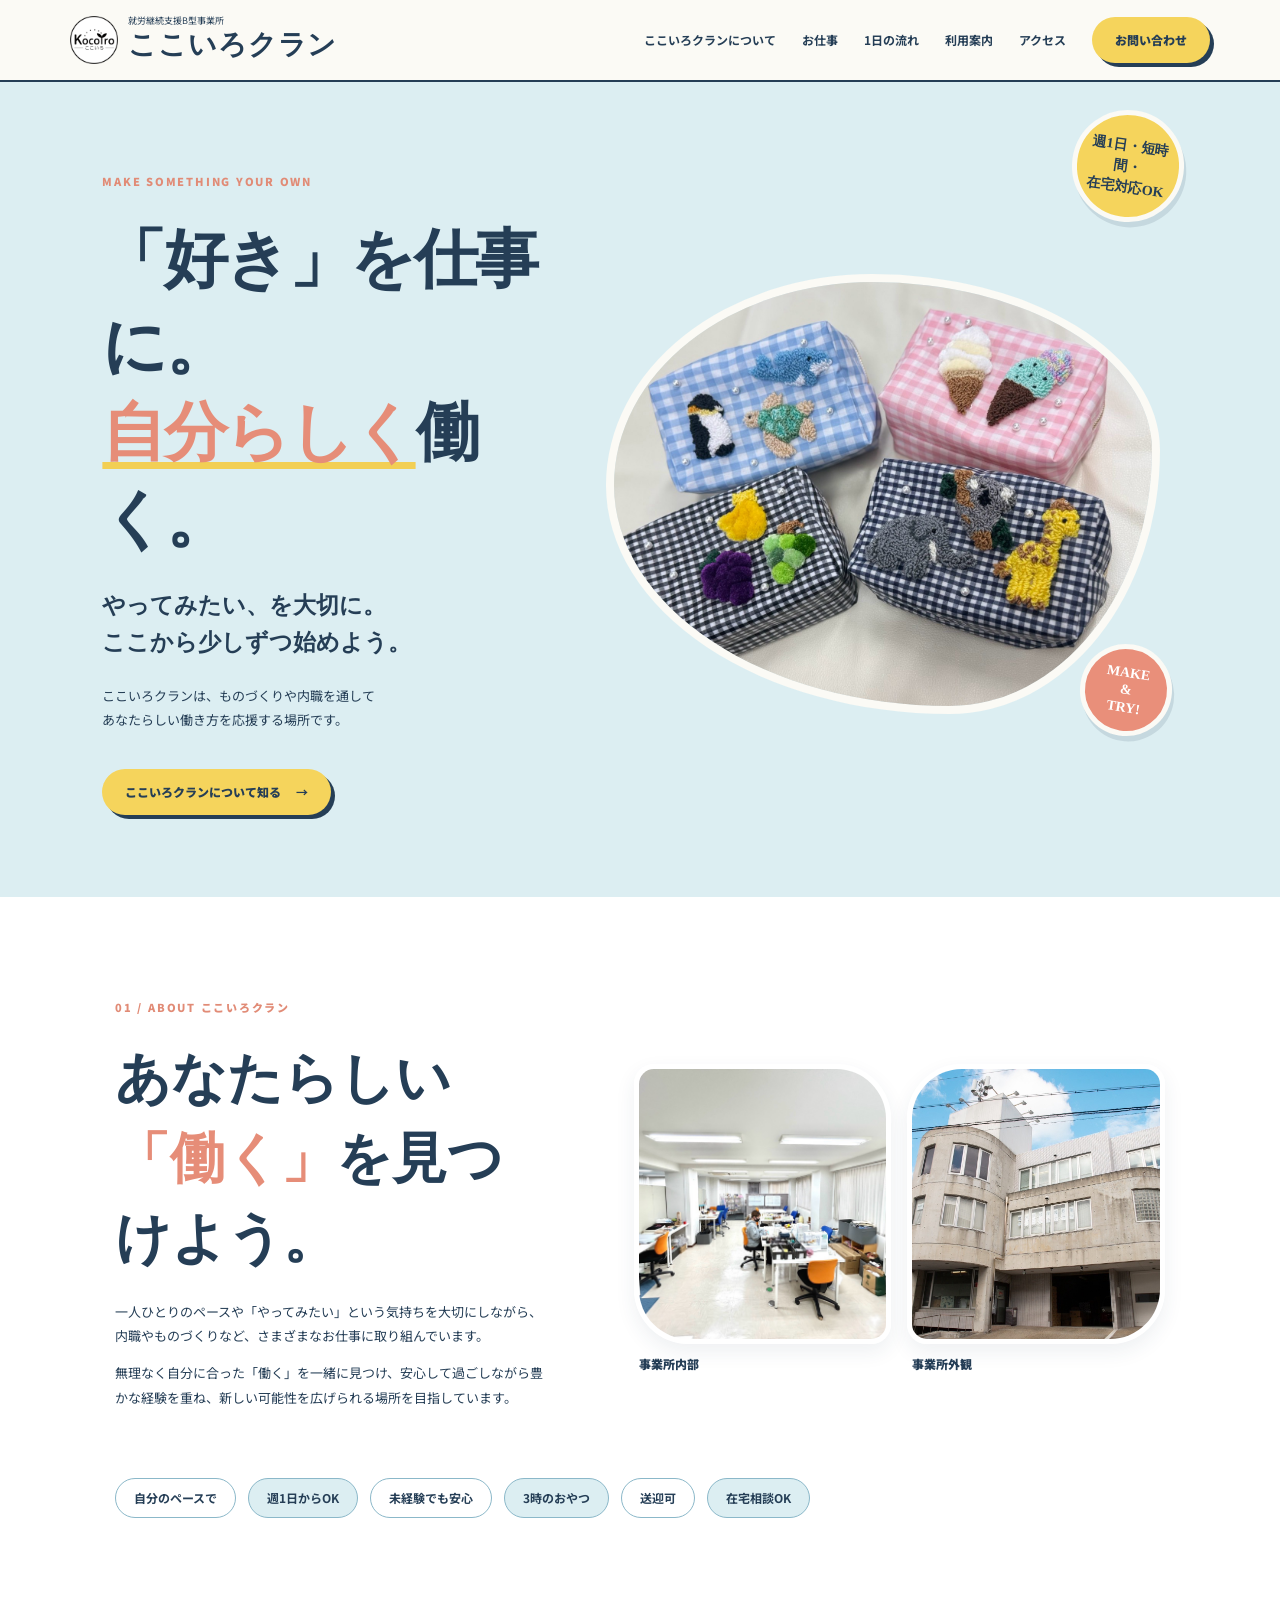
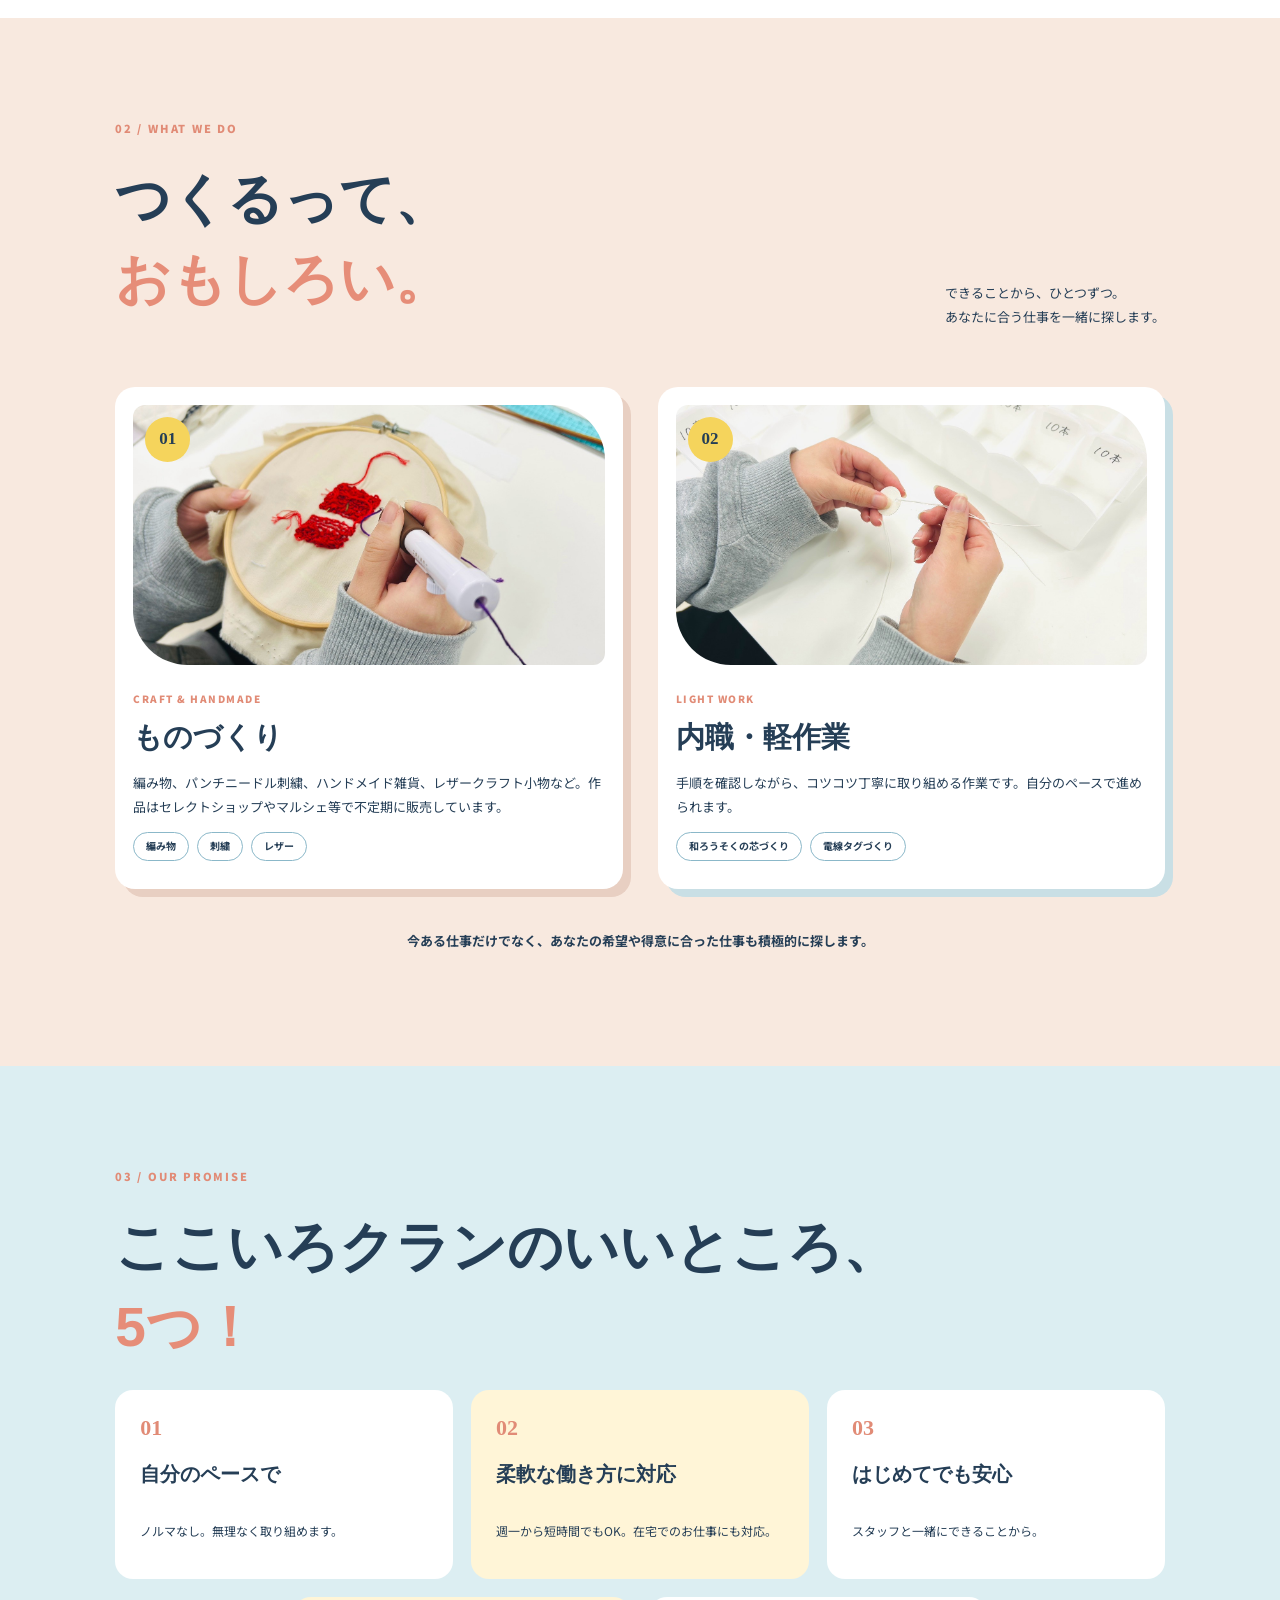
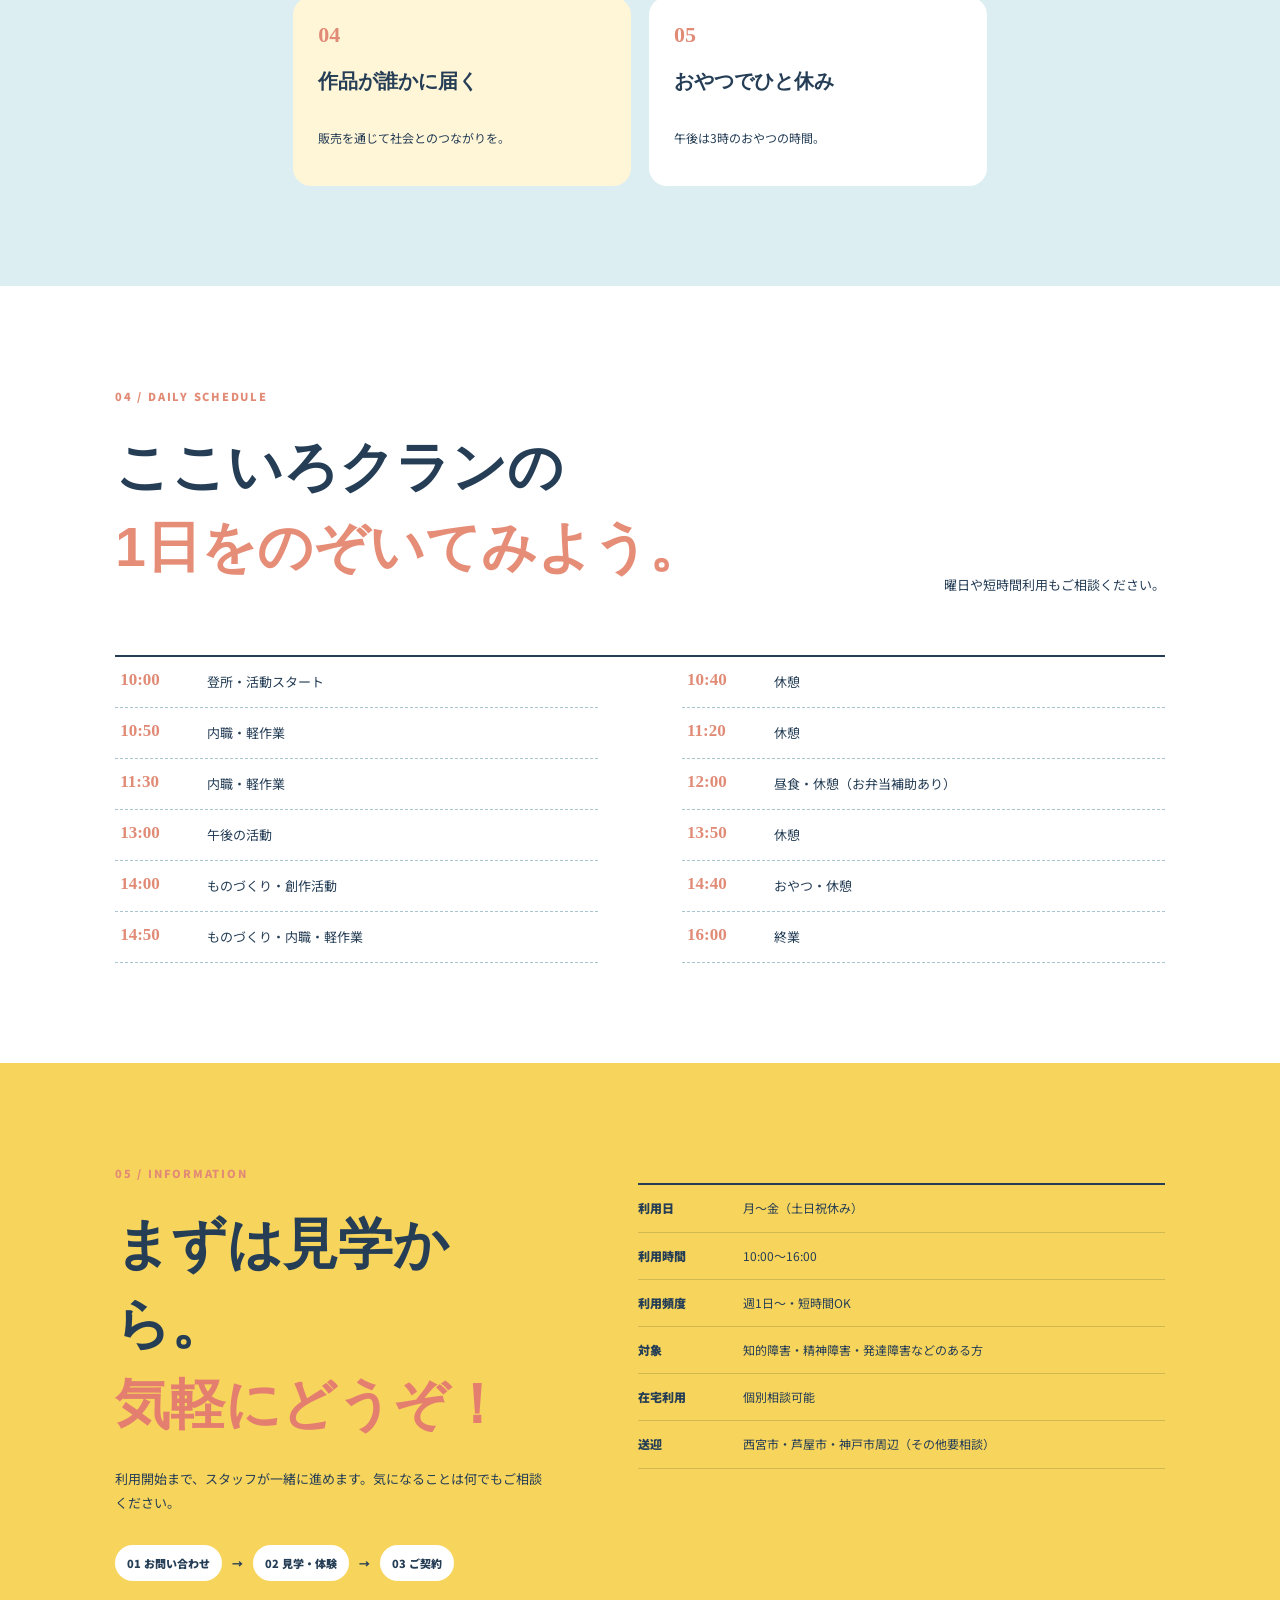
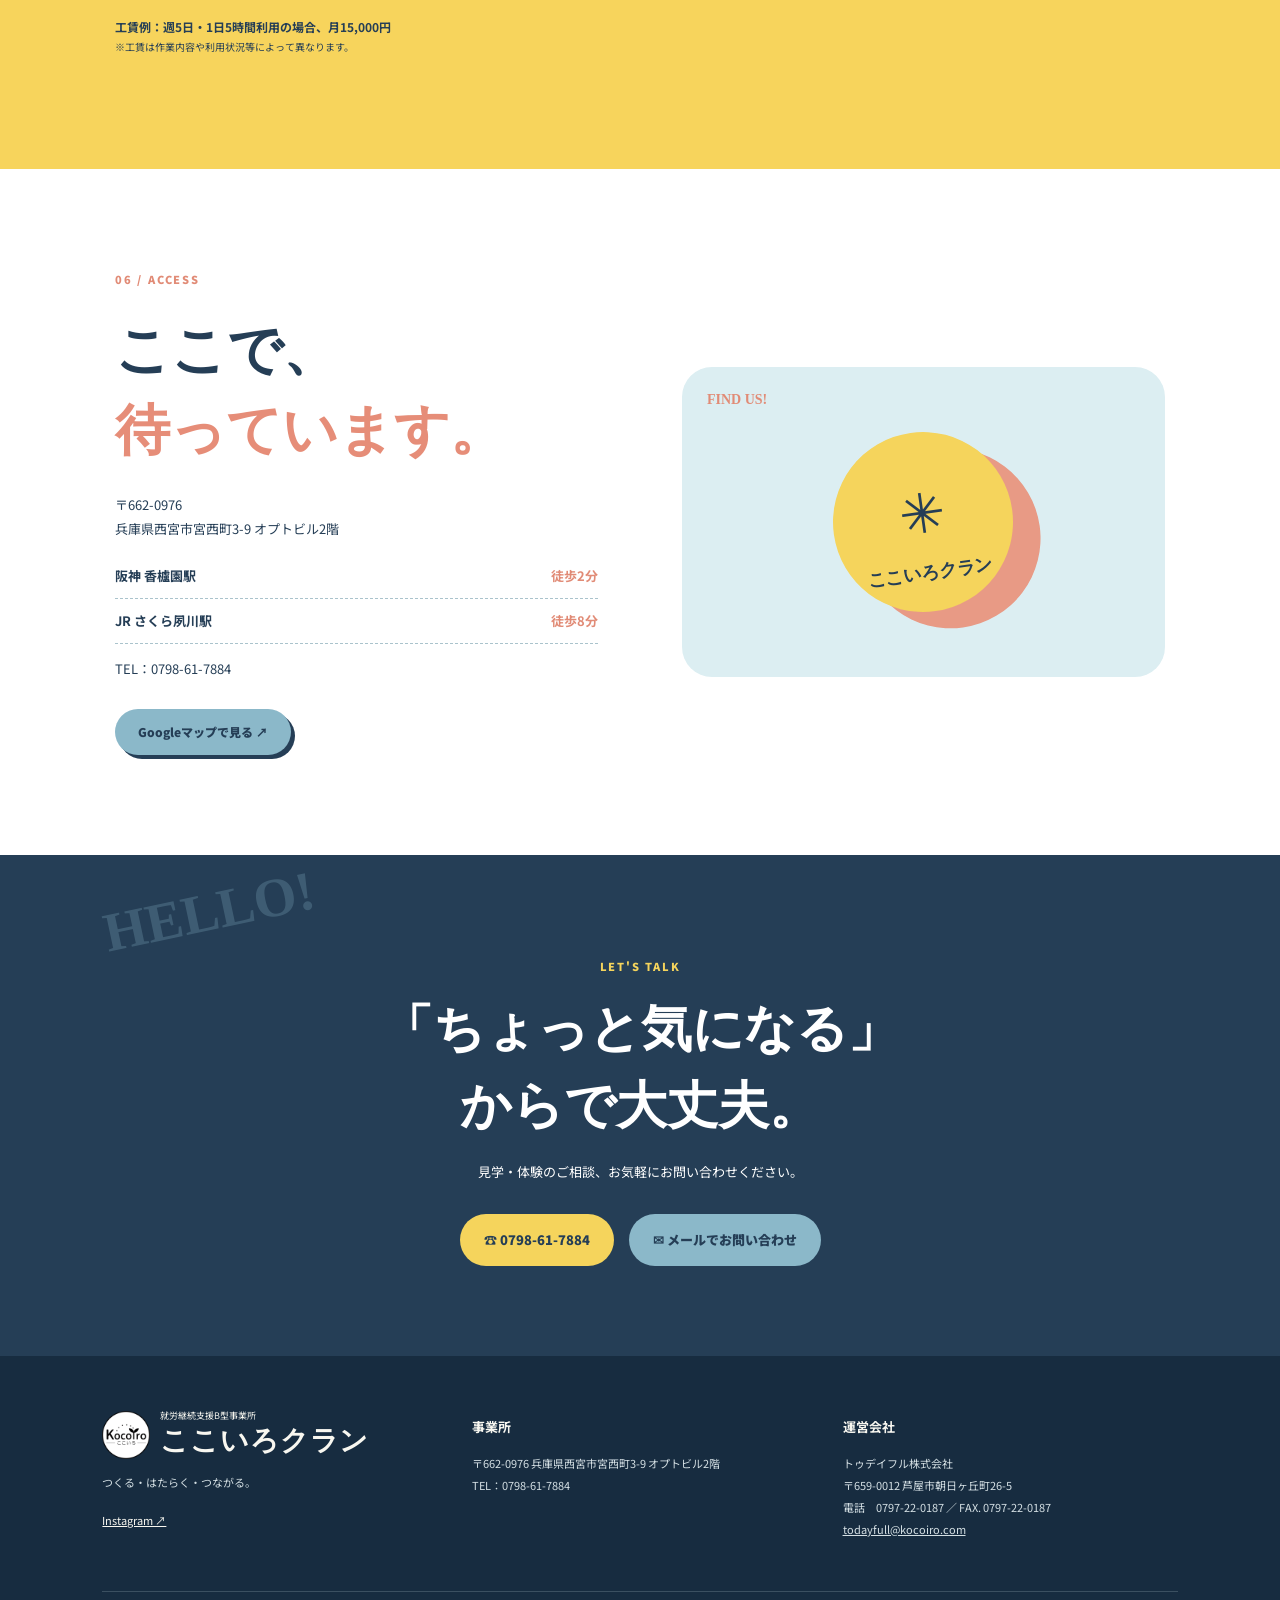
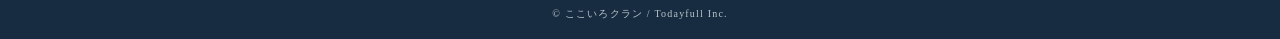
<file: clan_hp_pattern_c/index.html>
<!doctype html>
<html lang="ja">
<head>
<meta charset="utf-8">
<meta name="viewport" content="width=device-width,initial-scale=1">
<meta name="description" content="就労継続支援B型事業所 ここいろクラン。ものづくりや内職を通して、自分らしい働き方を見つける場所です。">
<title>ここいろクラン｜好きなことを、仕事に。</title>
<link rel="preconnect" href="https://fonts.googleapis.com">
<link rel="preconnect" href="https://fonts.gstatic.com" crossorigin>
<link href="https://fonts.googleapis.com/css2?family=Kosugi+Maru&family=Noto+Sans+JP:wght@400;500;700;900&display=swap" rel="stylesheet">
<link rel="stylesheet" href="style.css">
</head>
<body>
<header>
  <a class="logo" href="#"><img class="logo-mark-img" src="assets/kocoiro-logo.png" alt="Kocoiro ここいろのロゴ"><span><small>就労継続支援B型事業所</small><b>ここいろクラン</b></span></a>
  <button class="menu" aria-expanded="false" aria-label="メニューを開く">MENU ☰</button>
  <nav>
    <a href="#about">ここいろクランについて</a><a href="#work">お仕事</a><a href="#day">1日の流れ</a><a href="#guide">利用案内</a><a href="#access">アクセス</a>
    <a class="nav-btn" href="mailto:todayfull@kocoiro.com">お問い合わせ</a>
  </nav>
</header>
<main>
<section class="hero">
  <div class="hero-text">
    <p class="eyebrow">MAKE SOMETHING YOUR OWN</p>
    <h1>「好き」を仕事に。<br><span>自分らしく</span>働く。</h1>
    <p class="lead">やってみたい、を大切に。<br>ここから少しずつ始めよう。</p>
    <p class="intro-copy">ここいろクランは、ものづくりや内職を通して<br>あなたらしい働き方を応援する場所です。</p>
    <a class="pill-btn" href="#guide">ここいろクランについて知る <b>→</b></a>
  </div>
  <div class="hero-image"><img src="assets/main.jpg" alt="ギンガムチェックの生地に動物やアイスの刺繍を施したポーチ"><span class="burst">MAKE<br>&amp;<br>TRY!</span></div>
  <span class="sticker">週1日・短時間・<br>在宅対応OK</span>
</section>
<section id="about" class="about section">
  <div class="section-tag">01 / ABOUT ここいろクラン</div>
  <div class="about-grid">
    <div><h2>あなたらしい<br><em>「働く」</em>を見つけよう。</h2>
      <p>一人ひとりのペースや「やってみたい」という気持ちを大切にしながら、内職やものづくりなど、さまざまなお仕事に取り組んでいます。</p>
      <p>無理なく自分に合った「働く」を一緒に見つけ、安心して過ごしながら豊かな経験を重ね、新しい可能性を広げられる場所を目指しています。</p>
    </div>
    <div class="about-photo">
      <figure class="sample-photo"><img src="assets/facility-interior.jpg" alt="ここいろクランの事業所内部。作業机や椅子が並ぶ明るい室内"><figcaption>事業所内部</figcaption></figure>
      <figure class="sample-photo"><img src="assets/facility-exterior.jpg" alt="ここいろクランが入るオプトビルの外観"><figcaption>事業所外観</figcaption></figure>
    </div>
  </div>
  <div class="mini-points"><span>自分のペースで</span><span>週1日からOK</span><span>未経験でも安心</span><span>3時のおやつ</span><span>送迎可</span><span>在宅相談OK</span></div>
</section>
<section id="work" class="work section">
  <div class="section-tag">02 / WHAT WE DO</div>
  <div class="section-title"><h2>つくるって、<br><em>おもしろい。</em></h2><p>できることから、ひとつずつ。<br>あなたに合う仕事を一緒に探します。</p></div>
  <div class="work-grid">
    <article class="work-card craft"><div class="work-img"><img src="assets/work1.jpg" alt="パンチニードルで赤い糸を使って制作している手元"><b>01</b></div>
      <p class="label">CRAFT & HANDMADE</p><h3>ものづくり</h3>
      <p>編み物、パンチニードル刺繍、ハンドメイド雑貨、レザークラフト小物など。作品はセレクトショップやマルシェ等で不定期に販売しています。</p>
      <div class="tags"><span>編み物</span><span>刺繍</span><span>レザー</span></div>
    </article>
    <article class="work-card light"><div class="work-img"><img src="assets/work2.jpg" alt="和ろうそくの芯づくり作業をしている手元"><b>02</b></div>
      <p class="label">LIGHT WORK</p><h3>内職・軽作業</h3>
      <p>手順を確認しながら、コツコツ丁寧に取り組める作業です。自分のペースで進められます。</p>
      <div class="tags"><span>和ろうそくの芯づくり</span><span>電線タグづくり</span></div>
    </article>
  </div>
  <p class="work-foot">今ある仕事だけでなく、あなたの希望や得意に合った仕事も積極的に探します。</p>
</section>
<section class="support section">
  <div class="section-tag">03 / OUR PROMISE</div><h2>ここいろクランのいいところ、<br><em>5つ！</em></h2>
  <div class="support-grid">
    <article><b>01</b><h3>自分のペースで</h3><p>ノルマなし。無理なく取り組めます。</p></article>
    <article><b>02</b><h3>柔軟な働き方に対応</h3><p>週一から短時間でもOK。在宅でのお仕事にも対応。</p></article>
    <article><b>03</b><h3>はじめてでも安心</h3><p>スタッフと一緒にできることから。</p></article>
    <article><b>04</b><h3>作品が誰かに届く</h3><p>販売を通じて社会とのつながりを。</p></article>
    <article><b>05</b><h3>おやつでひと休み</h3><p>午後は3時のおやつの時間。</p></article>
  </div>
</section>
<section id="day" class="day section">
  <div class="section-tag">04 / DAILY SCHEDULE</div><div class="section-title"><h2>ここいろクランの<br><em>1日をのぞいてみよう。</em></h2><p>曜日や短時間利用もご相談ください。</p></div>
  <div class="schedule">
    <div><b>10:00</b><span>登所・活動スタート</span></div><div><b>10:40</b><span>休憩</span></div>
    <div><b>10:50</b><span>内職・軽作業</span></div><div><b>11:20</b><span>休憩</span></div>
    <div><b>11:30</b><span>内職・軽作業</span></div><div><b>12:00</b><span>昼食・休憩（お弁当補助あり）</span></div>
    <div><b>13:00</b><span>午後の活動</span></div><div><b>13:50</b><span>休憩</span></div>
    <div><b>14:00</b><span>ものづくり・創作活動</span></div><div><b>14:40</b><span>おやつ・休憩</span></div>
    <div><b>14:50</b><span>ものづくり・内職・軽作業</span></div><div><b>16:00</b><span>終業</span></div>
  </div>
</section>
<section id="guide" class="guide section">
  <div class="section-tag">05 / INFORMATION</div><div class="guide-grid">
    <div><h2>まずは見学から。<br><em>気軽にどうぞ！</em></h2><p>利用開始まで、スタッフが一緒に進めます。気になることは何でもご相談ください。</p>
      <div class="steps"><span>01 お問い合わせ</span><i>→</i><span>02 見学・体験</span><i>→</i><span>03 ご契約</span></div>
    </div>
    <dl>
      <div><dt>利用日</dt><dd>月〜金（土日祝休み）</dd></div><div><dt>利用時間</dt><dd>10:00〜16:00</dd></div>
      <div><dt>利用頻度</dt><dd>週1日〜・短時間OK</dd></div><div><dt>対象</dt><dd>知的障害・精神障害・発達障害などのある方</dd></div>
      <div><dt>在宅利用</dt><dd>個別相談可能</dd></div><div><dt>送迎</dt><dd>西宮市・芦屋市・神戸市周辺（その他要相談）</dd></div>
    </dl>
  </div>
  <p class="wage">工賃例：週5日・1日5時間利用の場合、月15,000円 <small>※工賃は作業内容や利用状況等によって異なります。</small></p>
</section>
<section id="access" class="access section">
  <div class="section-tag">06 / ACCESS</div><div class="access-grid">
    <div><h2>ここで、<br><em>待っています。</em></h2><p>〒662-0976<br>兵庫県西宮市宮西町3-9 オプトビル2階</p>
      <div class="station"><b>阪神 香櫨園駅</b><strong>徒歩2分</strong></div><div class="station"><b>JR さくら夙川駅</b><strong>徒歩8分</strong></div>
      <p>TEL：<a href="tel:0798617884">0798-61-7884</a></p><a class="pill-btn blue" target="_blank" rel="noopener" href="https://www.google.com/maps/search/?api=1&query=兵庫県西宮市宮西町3-9+オプトビル2階">Googleマップで見る ↗</a>
    </div>
    <div class="map-card"><span>FIND US!</span><div class="map-art">✳<br><small>ここいろクラン</small></div></div>
  </div>
</section>
<section class="contact"><div class="contact-shape">HELLO!</div><p class="section-tag">LET'S TALK</p><h2>「ちょっと気になる」<br>からで大丈夫。</h2><p>見学・体験のご相談、お気軽にお問い合わせください。</p>
  <div class="contact-buttons"><a href="tel:0798617884">☎ 0798-61-7884</a><a href="mailto:todayfull@kocoiro.com">✉ メールでお問い合わせ</a></div>
</section>
</main>
<footer>
  <div class="footer-grid">
    <div><a class="logo foot-logo" href="#"><img class="logo-mark-img" src="assets/kocoiro-logo.png" alt="Kocoiro ここいろのロゴ"><span><small>就労継続支援B型事業所</small><b>ここいろクラン</b></span></a><p>つくる・はたらく・つながる。</p><a href="https://www.instagram.com/kocoiro/" target="_blank" rel="noopener">Instagram ↗</a></div>
    <div><b>事業所</b><p>〒662-0976 兵庫県西宮市宮西町3-9 オプトビル2階<br>TEL：0798-61-7884</p></div>
    <div><b>運営会社</b><p>トゥデイフル株式会社<br>〒659-0012 芦屋市朝日ヶ丘町26-5<br>電話　0797-22-0187 ／ FAX. 0797-22-0187<br><a href="mailto:todayfull@kocoiro.com">todayfull@kocoiro.com</a></p></div>
  </div>
  <div class="copyright">© ここいろクラン / Todayfull Inc.</div>
</footer>
<script src="script.js"></script>
</body>
</html>
</file>
<file: clan_hp_pattern_a/style.css>
*{box-sizing:border-box}html{scroll-behavior:smooth;scroll-padding-top:90px}body{margin:0;background:#f8f7f2;color:#343b34;font-family:"Noto Sans JP",sans-serif;line-height:1.9;font-size:15px}a{color:inherit;text-decoration:none}img{display:block;max-width:100%;width:100%;height:100%;object-fit:cover}.site-header{height:86px;padding:0 6.5%;display:flex;align-items:center;justify-content:space-between;background:rgba(248,247,242,.96);position:sticky;top:0;z-index:20;border-bottom:1px solid #e9e7df}.brand{display:flex;align-items:center;gap:13px}.brand-mark{font-family:Georgia,serif;font-size:37px;letter-spacing:-2px;color:#71836e;font-style:italic}.brand-sub{font-size:11px;letter-spacing:.08em;color:#6b7168}.global-nav{display:flex;align-items:center;gap:27px;font-size:12px;letter-spacing:.04em}.global-nav a:not(.nav-cta):hover,.text-link:hover{color:#82947b}.nav-cta{padding:12px 19px;border-radius:30px;background:#71836e;color:white}.menu-toggle{display:none}.hero{min-height:660px;padding:70px 8% 82px;display:grid;grid-template-columns:1fr 1.05fr;align-items:center;gap:4%;position:relative;overflow:hidden;background:#eeeee5}.hero-copy{position:relative;z-index:2}.eyebrow,.kicker,.section-label,.work-tag{font-size:11px;letter-spacing:.17em;color:#7b8b73;font-weight:600}.hero h1,.section h2,.contact-section h2{font-family:"Zen Old Mincho",serif;font-weight:500;letter-spacing:.06em;line-height:1.45}.hero h1{font-size:clamp(39px,5vw,65px);margin:24px 0}.hero h1 em{font-style:normal;color:#7d9278}.hero-lead{font-size:15px;line-height:2.2;color:#5f685e}.hero-actions{display:flex;align-items:center;gap:24px;margin-top:34px}.button{display:inline-flex;align-items:center;justify-content:center;border-radius:40px;padding:15px 25px;font-size:13px;font-weight:600;transition:.25s}.button:hover{transform:translateY(-3px);box-shadow:0 9px 22px #354b3020}.button-primary{background:#71836e;color:white}.button-primary span{font-size:20px;margin-left:18px}.text-link{font-size:12px;border-bottom:1px solid #9ca695;padding-bottom:5px}.hero-note{font-size:11px;color:#7c8278;margin-top:22px}.hero-visual{height:470px;position:relative;padding:18px 0 18px 18px}.hero-visual:before{content:"";position:absolute;inset:0 22px 0 0;border:1px solid #b9c1b0;border-radius:48% 48% 5px 5px}.hero-visual img{position:relative;border-radius:48% 48% 5px 5px;object-position:center}.visual-caption{position:absolute;bottom:0;right:-15px;background:#f8f7f2;padding:12px 18px;font-family:"Zen Old Mincho",serif;font-size:13px;letter-spacing:.08em}.hero-stamp{position:absolute;right:3%;top:11%;font:italic 12px Georgia;color:#9ca894;letter-spacing:.16em;line-height:1.5}.section{padding:110px 10%}.section-label{display:flex;align-items:center;gap:15px;margin-bottom:48px}.section-label span{font-family:Georgia,serif;color:#b4b9ad}.intro-grid{display:grid;grid-template-columns:1fr 1fr;gap:9%;align-items:start}.section h2{font-size:clamp(31px,4vw,47px);margin:8px 0 22px}.intro-text{padding-top:20px;color:#626a60;line-height:2.25}.intro-text p{margin:0 0 18px}.feature-grid{display:grid;grid-template-columns:repeat(4,1fr);gap:15px;margin-top:65px}.feature-card{background:#fff;border:1px solid #ecebe4;padding:26px 22px;min-height:220px;position:relative}.feature-num{font:12px Georgia;color:#9aa692}.feature-icon{font-size:29px;color:#8a9b83;margin:14px 0}.feature-card h3{font-family:"Zen Old Mincho",serif;font-size:17px;font-weight:600;margin:0 0 8px}.feature-card p{font-size:12px;line-height:1.9;color:#72786f;margin:0}.work-section{background:#eeeee5}.section-heading{text-align:center;margin:0 auto 58px;max-width:650px}.section-heading h2{margin:8px 0 14px}.section-heading>p:last-child{color:#697166;font-size:13px}.work-block{display:grid;grid-template-columns:1fr 1fr;gap:8%;align-items:center;margin:0 auto 75px;max-width:1050px}.work-block.reverse .work-image{order:2}.work-image{height:370px;position:relative}.work-image img{border-radius:48% 48% 4px 4px}.work-image span{position:absolute;bottom:0;left:0;background:#f8f7f2;padding:10px 17px;font:italic 12px Georgia;letter-spacing:.12em;color:#7a8a73}.work-content h3{font:500 34px "Zen Old Mincho",serif;margin:5px 0 17px}.work-content>p:not(.work-tag),.task p{font-size:13px;line-height:2.1;color:#687066}.work-tag{margin:0}.pill-list{padding:0;list-style:none;display:flex;gap:8px;flex-wrap:wrap;margin-top:22px}.pill-list li{border:1px solid #b9c2b2;border-radius:30px;padding:5px 12px;font-size:11px}.task{border-top:1px solid #d1d5ca;padding:12px 0 2px}.task h4{font-size:14px;margin:0}.task p{margin:4px 0 10px}.work-message{max-width:850px;margin:0 auto;background:#f8f7f2;padding:25px 35px;display:flex;gap:20px;align-items:center}.work-message p{font-size:13px;line-height:2;margin:0;color:#646d61}.work-message strong{color:#536b50}.message-leaf{font-size:26px;color:#91a18a}.day-intro{display:flex;justify-content:space-between;align-items:end;gap:8%;margin-bottom:48px}.day-intro>p{max-width:390px;font-size:13px;color:#697166;line-height:2}.schedule{max-width:850px;margin:auto;border-left:1px solid #c7cec1;padding-left:30px}.schedule-item{display:grid;grid-template-columns:90px 1fr 12px;gap:20px;position:relative;padding:0 0 25px}.schedule-item time{font:18px Georgia;color:#7b8e75}.schedule-item h3{font-size:14px;margin:0 0 4px}.schedule-item p{font-size:12px;color:#747b71;margin:0}.schedule-dot{width:9px;height:9px;background:#82947b;border-radius:50%;position:absolute;left:-35px;top:9px;box-shadow:0 0 0 5px #f8f7f2}.schedule-note{text-align:center;color:#7a8176;font-size:11px;margin-top:25px}.wage-band{background:#778873;color:#fff;padding:65px 12% 40px}.wage-inner{display:flex;justify-content:space-between;align-items:center;gap:40px;max-width:1000px;margin:auto}.wage-band .kicker{color:#dce3d7}.wage-band h2{font:500 32px/1.6 "Zen Old Mincho",serif;margin:8px 0}.wage-number{min-width:330px;border-left:1px solid #ffffff55;padding-left:55px}.wage-number span{font-size:12px}.wage-number strong{display:block;font:36px Georgia;margin:6px 0}.wage-number strong small{font-size:17px}.wage-number p{font-size:12px;margin:0}.wage-disclaimer{max-width:1000px;margin:30px auto 0;font-size:10px;color:#e4e9e0}.guide-section{background:#f8f7f2}.guide-grid{display:grid;grid-template-columns:1fr 1fr;gap:25px}.guide-card{background:#fff;padding:35px 38px;border:1px solid #ecebe4}.guide-card h3{font:500 22px "Zen Old Mincho",serif;margin:0 0 24px}.guide-card dl{margin:0}.guide-card dl div{display:grid;grid-template-columns:105px 1fr;border-bottom:1px solid #eeeee9;padding:13px 0;gap:12px}.guide-card dt{font-size:12px;color:#7d8c76}.guide-card dd{margin:0;font-size:12px}.small-note{font-size:10px;color:#888f85;margin-top:17px}.steps{padding:0;margin:0;list-style:none}.steps li{padding:0 0 20px 58px;position:relative;border-left:1px solid #cbd2c5;margin-left:8px}.steps li:last-child{border:0;padding-bottom:0}.steps li:before{content:"";position:absolute;width:15px;height:15px;border-radius:50%;background:#82947b;left:-8px;top:5px}.steps span{display:block;font:10px Georgia;color:#82947b;letter-spacing:.12em}.steps strong{font-size:14px}.steps p{font-size:11px;color:#747b71;margin:4px 0 0}.gallery-section{background:#eeeee5}.gallery-grid{display:grid;grid-template-columns:1.2fr 1fr 1fr;gap:14px;height:260px}.gallery-grid img{border-radius:3px}.photo-note{text-align:right;font-size:10px;color:#8a9086;margin-top:12px}.instagram-section{padding:45px 10%;background:#e4e8df;display:flex;align-items:center;gap:28px}.insta-symbol{font-size:43px;color:#788a72}.instagram-section>div:nth-child(2){flex:1}.instagram-section h2{font:500 22px "Zen Old Mincho",serif;margin:3px 0}.instagram-section p{font-size:12px;margin:0;color:#687166}.button-outline{border:1px solid #82947b;color:#566a51}.access-grid{display:grid;grid-template-columns:1fr 1fr;gap:10%;align-items:center}.access-name{font-weight:600;margin-top:25px}.access-grid>div:first-child>p:not(.kicker){font-size:13px;line-height:2}.access-info{background:#fff;padding:28px 34px}.access-info>div{padding:10px 0;border-bottom:1px solid #eeeee9}.access-info>div:last-child{border:0}.access-info span{font-size:11px;color:#82947b;display:block}.access-info a{font:24px Georgia;color:#586e54}.access-info p{font-size:12px;margin:5px 0}.contact-section{background:#71836e;padding:90px 20px;text-align:center;color:#fff}.contact-inner{max-width:650px;margin:auto}.contact-section .kicker{color:#dce3d7}.contact-section h2{font-size:39px;margin:12px 0 18px}.contact-section p:not(.kicker){font-size:13px;line-height:2.1;color:#edf0ea}.button-light{background:#fff;color:#596e55;margin:24px 8px 8px}.button-contact-mail{border:1px solid #dfe6dc;color:#fff;margin:24px 8px 8px}.contact-section small{display:block;font-size:10px;color:#e0e6dc;margin-top:12px}.site-footer{padding:42px 8% 20px;background:#f0efe9}.footer-brand{margin-bottom:17px}.site-footer>p{font-size:11px;color:#737a70;line-height:1.9}.footer-bottom{border-top:1px solid #dedfd7;margin-top:30px;padding-top:15px;display:flex;justify-content:space-between;font:10px Georgia;color:#81877d}.sp-only{display:none}
@media(max-width:950px){.site-header{padding:0 4%}.global-nav{gap:14px;font-size:11px}.hero{padding-left:6%;padding-right:6%}.section{padding:85px 7%}.feature-grid{grid-template-columns:repeat(2,1fr)}}
@media(max-width:700px){body{font-size:14px}.site-header{height:70px;padding:0 6%}.brand-mark{font-size:32px}.brand-sub{font-size:9px}.menu-toggle{display:flex;flex-direction:column;gap:6px;border:0;background:none;padding:10px}.menu-toggle span{width:25px;height:1px;background:#52644e}.global-nav{display:none;position:absolute;top:70px;left:0;right:0;background:#f8f7f2;padding:20px 7% 28px;flex-direction:column;align-items:stretch;gap:0;border-bottom:1px solid #e4e4dc}.global-nav.open{display:flex}.global-nav a{padding:12px 0;border-bottom:1px solid #e9e9e2}.global-nav .nav-cta{text-align:center;margin-top:14px;padding:13px}.hero{display:flex;flex-direction:column;padding:48px 7% 65px;gap:35px;align-items:stretch}.hero h1{font-size:43px;margin:18px 0}.hero-lead{font-size:13px}.hero-actions{gap:17px;flex-wrap:wrap}.button{font-size:12px;padding:13px 20px}.hero-visual{height:310px;margin:0 7% 0 0}.hero-stamp{right:5%;top:42%;font-size:10px}.visual-caption{right:-20px;font-size:11px}.sp-only{display:block}.section{padding:72px 7%}.section-label{margin-bottom:30px}.intro-grid{grid-template-columns:1fr;gap:5px}.section h2{font-size:35px}.intro-text{padding-top:0;font-size:13px}.feature-grid{gap:10px;margin-top:35px}.feature-card{padding:18px 15px;min-height:200px}.feature-card h3{font-size:15px}.feature-card p{font-size:11px}.feature-icon{margin:8px 0}.section-heading{margin-bottom:40px}.work-block{grid-template-columns:1fr;gap:25px;margin-bottom:55px}.work-block.reverse .work-image{order:0}.work-image{height:290px;margin:0 5%}.work-content h3{font-size:29px}.work-message{padding:20px;align-items:flex-start}.day-intro{display:block}.day-intro>p{margin-top:15px}.schedule{padding-left:18px}.schedule-item{grid-template-columns:65px 1fr 8px;gap:10px;padding-bottom:22px}.schedule-item time{font-size:15px}.schedule-item h3{font-size:12px}.schedule-item p{font-size:11px}.schedule-dot{left:-23px}.wage-band{padding:50px 7% 30px}.wage-inner{display:block}.wage-band h2{font-size:27px}.wage-number{min-width:0;border-left:0;border-top:1px solid #ffffff55;padding:22px 0 0;margin-top:25px}.wage-number strong{font-size:34px}.guide-grid{grid-template-columns:1fr}.guide-card{padding:27px 22px}.guide-card dl div{grid-template-columns:85px 1fr}.gallery-grid{height:auto;grid-template-columns:1fr 1fr}.gallery-grid img{height:170px}.gallery-grid img:first-child{grid-column:span 2;height:210px}.instagram-section{padding:35px 7%;gap:15px;flex-wrap:wrap}.insta-symbol{font-size:35px}.instagram-section>div:nth-child(2){min-width:70%}.instagram-section h2{font-size:18px}.instagram-section> a{margin-left:50px}.access-grid{grid-template-columns:1fr;gap:25px}.access-info{padding:22px}.contact-section{padding:68px 7%}.contact-section h2{font-size:31px}.button-light,.button-contact-mail{display:flex;width:100%;margin:12px 0}.site-footer{padding:35px 7% 18px}.footer-bottom{font-size:9px}}

/* Actual Clan building exterior photo */
.gallery-grid img:last-child{object-position:center 58%;}

/* 運営会社情報 */
.operator-info{margin-top:28px;padding-top:22px;border-top:1px solid #dedfd7;color:#737a70}.operator-info h2{font:600 13px "Noto Sans JP",sans-serif;letter-spacing:.08em;color:#7b8b73;margin:0 0 8px}.operator-info p{font-size:11px;line-height:2;margin:0}.operator-info a{color:inherit;text-decoration:underline;text-underline-offset:3px}
</file>
<file: clan_hp_pattern_b/style.css>
*{box-sizing:border-box}html{scroll-behavior:smooth}body{margin:0;color:#282820;background:#f5f2eb;font-family:"Noto Sans JP",sans-serif;line-height:1.9}a{color:inherit;text-decoration:none}.site-header{height:88px;padding:0 5.5%;display:flex;align-items:center;justify-content:space-between;border-bottom:1px solid #d9d2c4;background:#f5f2eb;position:relative;z-index:5}.brand{display:flex;align-items:center;gap:12px}.brand-mark{width:42px;height:42px;border:1px solid #777d61;border-radius:50%;display:grid;place-items:center;color:#657052;font-family:Georgia,serif;font-size:20px}.brand small,.brand b{display:block;line-height:1.3}.brand small{font-size:9px;letter-spacing:.12em;color:#777}.brand b{font:600 25px Georgia,serif;letter-spacing:.05em}.nav{display:flex;align-items:center;gap:28px;font-size:12px;letter-spacing:.04em}.nav a{transition:opacity .2s}.nav a:hover{opacity:.55}.nav-cta{padding:10px 20px;border:1px solid #747b60}.menu-toggle{display:none;background:none;border:0;font-size:11px;letter-spacing:.12em}.hero{min-height:660px;padding:80px 8% 100px;display:grid;grid-template-columns:.9fr 1.1fr;align-items:center;gap:5%;position:relative;overflow:hidden}.hero-copy{padding:30px 0}.eyebrow,.section-kicker{font-size:10px;letter-spacing:.2em;color:#777d61;font-weight:600}.hero h1,.section h2,.contact h2{font-family:"Shippori Mincho",serif;font-weight:500;line-height:1.45;letter-spacing:.04em}.hero h1{font-size:clamp(42px,5vw,68px);margin:25px 0}.hero h1 em{font-style:normal;color:#788064}.hero-lead{font:500 23px/1.7 "Shippori Mincho",serif}.hero-desc{font-size:13px;color:#6c6a5f;margin:28px 0}.text-link{display:inline-flex;gap:22px;align-items:center;border-bottom:1px solid #777d61;padding:8px 0;font-size:12px;letter-spacing:.05em}.text-link span{font-size:18px}.hero-visual{height:470px;position:relative}.hero-visual img{width:100%;height:100%;object-fit:cover}.vertical-note{position:absolute;right:-30px;top:40px;writing-mode:vertical-rl;font:12px Georgia;letter-spacing:.2em;color:#6c705b}.image-caption{position:absolute;bottom:12px;right:12px;background:#f5f2ebdd;padding:4px 10px;font-size:9px;color:#665f52}.hero-index{position:absolute;bottom:32px;left:8%;font:12px Georgia;letter-spacing:.1em;color:#777}.hero-index i{display:inline-block;width:70px;height:1px;background:#a6a18f;vertical-align:middle;margin:0 12px}.section{padding:115px 10%}.intro{background:#e9e5da}.intro-grid{display:grid;grid-template-columns:1fr 1fr;gap:10%;align-items:start;margin-top:45px}.section h2{font-size:clamp(34px,4vw,52px);margin:0}.intro-grid p{font-size:13px;color:#67665b}.intro-grid .large-copy{font:500 18px/2 "Shippori Mincho",serif;color:#38382f;margin-top:0}.quote-line{margin:80px 0 0 22%;border-top:1px solid #c7c1b2;padding-top:20px;display:flex;gap:55px;align-items:start}.quote-line span{font:10px Georgia;letter-spacing:.16em;color:#7a8065;padding-top:10px}.quote-line p{font:22px/1.8 "Shippori Mincho",serif;margin:0}.work-section{background:#f5f2eb}.section-heading{display:flex;justify-content:space-between;align-items:end;margin-bottom:60px}.section-heading>p{font-size:13px;color:#777;margin:0 5% 8px 0}.work-feature{display:grid;grid-template-columns:1.1fr .9fr;gap:9%;align-items:center;margin:55px 0 90px}.work-feature.reverse{grid-template-columns:.9fr 1.1fr}.work-feature.reverse .work-photo{order:2}.work-photo{height:360px;position:relative}.work-photo img{width:100%;height:100%;object-fit:cover}.work-photo span{position:absolute;bottom:-18px;left:18px;background:#f5f2eb;padding:7px 15px;font:11px Georgia;letter-spacing:.12em}.work-copy{max-width:440px}.work-copy h3{font:500 32px "Shippori Mincho",serif;margin:5px 0 20px}.work-copy p{font-size:13px;color:#68675d}.work-copy ul{padding:0;list-style:none;display:flex;flex-wrap:wrap;gap:8px 18px;font-size:12px}.work-copy li:before{content:"— ";color:#7d856b}.note{border-top:1px solid #d7d1c3;padding-top:20px;font-size:13px;color:#6c6b60}.values{background:#e8e5da}.values h2{margin:25px 0 55px}.values-list{border-top:1px solid #c8c4b6}.values-list article{display:grid;grid-template-columns:80px 1fr 1fr;gap:25px;align-items:center;padding:23px 0;border-bottom:1px solid #c8c4b6}.values-list b{font:16px Georgia;color:#7d856b}.values-list h3{font:500 22px "Shippori Mincho",serif;margin:0}.values-list p{font-size:12px;color:#6d6b60;margin:0}.day-section{background:#f5f2eb}.day-head{display:flex;justify-content:space-between;align-items:end;margin:35px 0 55px}.day-head p{font-size:12px;color:#777}.timeline{display:grid;grid-template-columns:1fr 1fr;column-gap:10%;border-top:1px solid #d6d0c2}.timeline div{display:flex;gap:28px;padding:14px 0;border-bottom:1px solid #d6d0c2}.timeline time{font:17px Georgia;color:#788064;min-width:65px}.timeline p{margin:0;font-size:13px}.guide{background:#e9e5da}.guide-grid{display:grid;grid-template-columns:.8fr 1.2fr;gap:10%;margin-top:45px}.guide-grid p{font-size:13px;color:#666;margin:25px 0}.guide dl{margin:0;border-top:1px solid #c7c1b2}.guide dl div{display:grid;grid-template-columns:120px 1fr;padding:13px 0;border-bottom:1px solid #c7c1b2;font-size:12px}.guide dt{color:#777d61}.guide dd{margin:0}.steps{display:flex;align-items:center;justify-content:center;gap:28px;margin:75px 0 35px}.steps div{display:flex;align-items:center;gap:12px;font-size:12px}.steps b{font:17px Georgia;color:#788064}.steps i{font-style:normal;color:#9d9a8d}.wage{text-align:center;font-size:12px}.wage small{display:block;color:#777;font-size:10px}.access{background:#f5f2eb}.access-grid{display:grid;grid-template-columns:1fr 1fr;gap:10%;margin-top:45px}.access-grid p{font-size:13px}.access-grid a:not(.text-link){text-decoration:underline}.stations{line-height:2.3}.stations b{display:inline-block;min-width:160px}.map-placeholder{min-height:300px;background:#e3dfd3;display:grid;place-content:center;text-align:center;color:#777d61;font:30px Georgia;letter-spacing:.15em}.map-placeholder small{font:10px "Noto Sans JP";letter-spacing:0}.contact{padding:100px 8%;text-align:center;background:#788064;color:#f7f4ec}.contact .eyebrow{color:#e2dfd2}.contact h2{font-size:clamp(34px,4vw,50px);margin:20px 0}.contact p{font-size:12px;color:#e6e3d8}.contact-actions{display:flex;justify-content:center;gap:14px;margin-top:35px}.contact-actions a{padding:13px 28px;border:1px solid #e8e5d9;font-size:12px}.contact-actions a:first-child{background:#f5f2eb;color:#424638}footer{background:#282a23;color:#e8e5da;padding:60px 8% 20px}.footer-main{display:grid;grid-template-columns:1fr 1fr 1fr;gap:45px}.footer-brand .brand-mark{color:#d8ddc7;border-color:#a6ad92}.footer-brand b{color:#f5f2eb}.footer-main p{font-size:11px;line-height:2;color:#c4c1b6}.footer-main>div>b{font-size:12px}.footer-main a:not(.brand){text-decoration:underline}.copyright{border-top:1px solid #505248;margin-top:45px;padding-top:15px;text-align:center;font:10px Georgia;color:#aaa99d;letter-spacing:.12em}@media(max-width:900px){.nav{gap:14px;font-size:10px}.hero{padding-left:6%;padding-right:6%;gap:3%}.section{padding:85px 7%}}@media(max-width:700px){.site-header{height:72px;padding:0 6%}.menu-toggle{display:block}.nav{display:none;position:absolute;top:72px;left:0;right:0;background:#f5f2eb;padding:22px 7%;flex-direction:column;align-items:stretch;border-bottom:1px solid #d9d2c4}.nav.open{display:flex}.nav a{padding:8px 0}.hero{display:flex;flex-direction:column;align-items:stretch;padding:45px 7% 80px;gap:30px}.hero-copy{padding:0}.hero h1{font-size:43px}.hero-visual{height:310px;margin-right:15px}.vertical-note{right:-23px}.hero-index{left:7%}.intro-grid,.work-feature,.work-feature.reverse,.guide-grid,.access-grid{grid-template-columns:1fr;gap:28px}.intro-grid{margin-top:30px}.quote-line{margin:55px 0 0;gap:20px}.quote-line p{font-size:18px}.section{padding:75px 7%}.section-heading,.day-head{display:block}.section-heading>p,.day-head p{margin-top:20px}.work-feature{margin:45px 0 65px}.work-feature.reverse .work-photo{order:0}.work-photo{height:260px}.values-list article{grid-template-columns:45px 1fr;gap:12px}.values-list p{grid-column:2}.timeline{grid-template-columns:1fr}.guide dl div{grid-template-columns:95px 1fr}.steps{gap:9px;flex-wrap:wrap;margin:50px 0 25px}.steps div{gap:7px;font-size:10px}.steps i{font-size:12px}.contact{padding:75px 7%}.contact-actions{flex-direction:column;align-items:center}.contact-actions a{width:min(100%,300px)}.footer-main{grid-template-columns:1fr;gap:25px}footer{padding:45px 7% 20px}.map-placeholder{min-height:220px}}
</file>
<file: clan_hp_pattern_c/style.css>
*{box-sizing:border-box}
html{scroll-behavior:smooth}
body{margin:0;background:#fbfaf5;color:#253e56;font-family:"Noto Sans JP",sans-serif;line-height:1.85}
a{color:inherit;text-decoration:none}
header{height:82px;padding:0 5.5%;display:flex;align-items:center;justify-content:space-between;background:#fbfaf5;position:sticky;top:0;z-index:10;border-bottom:2px solid #253e56}
nav{display:flex;align-items:center;gap:26px;font-size:12px;font-weight:700}
nav a:hover{color:#e78e79}
.logo{display:flex;align-items:center;gap:10px}
.logo-mark-img{width:48px;height:48px;flex:0 0 48px;display:block;object-fit:contain;background:transparent}
.logo small,.logo b{display:block;line-height:1.2}
.logo small{font-size:9px}
.logo b{font:900 28px "Kosugi Maru",sans-serif;letter-spacing:.03em}
.nav-btn,.pill-btn{background:#f5d45c;border-radius:50px;padding:12px 23px;font-size:12px;font-weight:900;display:inline-flex;gap:15px;align-items:center;box-shadow:4px 4px 0 #253e56}
.menu{display:none}
.hero{min-height:620px;padding:78px 8% 82px;display:grid;grid-template-columns:.88fr 1.12fr;gap:5%;align-items:center;position:relative;overflow:hidden;background:#dceef2}
.hero-text{position:relative;z-index:2}
.eyebrow,.section-tag{font-size:11px;font-weight:900;letter-spacing:.16em;color:#e18b76}
.hero h1{font:900 clamp(42px,5vw,70px)/1.35 "Kosugi Maru",sans-serif;margin:25px 0;color:#253e56;letter-spacing:-.04em}
.hero h1 span{color:#e68d78;text-decoration:underline;text-decoration-color:#f2cf54;text-decoration-thickness:7px;text-underline-offset:8px}
.lead{font:700 23px/1.6 "Kosugi Maru",sans-serif}
.intro-copy{font-size:13px;margin:22px 0}
.pill-btn{margin-top:15px}
.hero-image{height:440px;position:relative;margin:24px 18px 10px 0}
.hero-image img{width:100%;height:100%;object-fit:cover;object-position:center;border-radius:48% 52% 38% 62%/48% 40% 60% 52%;border:8px solid #fbfaf5}
.sticker{position:absolute;right:7.5%;top:28px;background:#f5d45c;border:5px solid #fbfaf5;border-radius:50%;width:112px;height:112px;display:grid;place-content:center;text-align:center;font:900 14px/1.5 "Kosugi Maru";transform:rotate(8deg);z-index:4;box-shadow:3px 5px 0 rgba(37,62,86,.12)}
.burst{position:absolute;bottom:-22px;right:-12px;left:auto;background:#e98f7a;color:#fff;border:5px solid #fbfaf5;border-radius:50%;width:92px;height:92px;display:grid;place-content:center;text-align:center;font:900 14px/1.25 "Kosugi Maru";transform:rotate(9deg);z-index:3;box-shadow:3px 5px 0 rgba(37,62,86,.12)}
.scribble{display:none}
.section{padding:100px 9%}
.section h2{font:900 clamp(34px,4.5vw,55px)/1.45 "Kosugi Maru",sans-serif;margin:22px 0}
.section h2 em{font-style:normal;color:#e68d78}
.about{background:#fff}
.about-grid{display:grid;grid-template-columns:.9fr 1.1fr;gap:8%;align-items:center}
.about-grid p{font-size:13px}
.about-photo{display:grid;grid-template-columns:1fr 1fr;gap:16px;align-items:stretch}
.sample-photo{margin:0;position:relative;min-width:0}.sample-photo img{display:block;width:100%;height:280px;object-fit:cover;border-radius:20px 55px 20px 55px;border:5px solid #fff;box-shadow:0 8px 20px rgba(37,62,86,.08)}.sample-photo:nth-child(2) img{border-radius:55px 20px 55px 20px}.sample-photo figcaption{font-size:12px;font-weight:900;padding:9px 5px 0}.sample-photo figcaption small{display:block;font-size:9px;font-weight:400;color:#8a8a80}

.mini-points{display:flex;flex-wrap:wrap;gap:12px;margin-top:55px}
.mini-points span,.tags span{border:1.5px solid #8bb8c9;border-radius:50px;padding:8px 18px;font-size:12px;font-weight:700}
.mini-points span:nth-child(2n){background:#dceef2}
.work{background:#f8e9df}
.section-title{display:flex;align-items:end;justify-content:space-between;margin-bottom:45px}
.section-title p{font-size:13px}
.work-grid{display:grid;grid-template-columns:1fr 1fr;gap:35px}
.work-card{background:#fff;padding:18px 18px 28px;border-radius:20px;box-shadow:8px 8px 0 #e8cfc2}
.work-card.light{box-shadow:8px 8px 0 #c9dfe5}
.work-img{height:260px;position:relative}
.work-img img{width:100%;height:100%;object-fit:cover;border-radius:12px 55px 12px 55px}
.work-img b{position:absolute;top:12px;left:12px;background:#f5d45c;border-radius:50%;width:45px;height:45px;display:grid;place-items:center;font:900 17px Georgia}
.label{font-size:10px;letter-spacing:.15em;color:#e18b76;font-weight:900;margin-top:25px}
.work-card h3{font:900 29px "Kosugi Maru";margin:0}
.work-card>p:not(.label){font-size:13px}
.tags{display:flex;gap:8px;flex-wrap:wrap}
.tags span{font-size:10px;padding:4px 12px}
.work-foot{text-align:center;font-size:13px;font-weight:700;margin-top:40px}
.support{background:#dceef2}
.support-grid{display:flex;flex-wrap:wrap;justify-content:center;align-items:stretch;gap:18px}
.support-grid article{background:#fff;border-radius:18px;padding:25px;min-height:180px;flex:0 1 calc((100% - 36px)/3);position:relative;display:flex;flex-direction:column;align-items:flex-start}
.support-grid article:nth-child(2n){background:#fff5d7}
.support-grid b{font:900 22px Georgia;color:#e18b76}
.support-grid h3{font:900 20px "Kosugi Maru"}
.support-grid p{font-size:12px}
.day{background:#fff}
.schedule{display:grid;grid-template-columns:1fr 1fr;gap:0 8%;border-top:2px solid #253e56}
.schedule div{display:flex;gap:22px;padding:13px 5px;border-bottom:1px dashed #a9c5cf}
.schedule b{font:900 17px Georgia;color:#e18b76;min-width:65px}
.schedule span{font-size:13px}
.guide{background:#f7d45c}
.guide-grid{display:grid;grid-template-columns:1fr 1.2fr;gap:8%;align-items:start}
.guide-grid h2 em{color:#e47f70}
.guide-grid>div>p{font-size:13px}
.guide dl{margin:0;border-top:2px solid #253e56}
.guide dl div{display:grid;grid-template-columns:105px 1fr;padding:12px 0;border-bottom:1px solid #d1b94f;font-size:12px}
.guide dt{font-weight:900}
.guide dd{margin:0}
.steps{display:flex;flex-wrap:wrap;gap:10px;align-items:center;margin-top:30px;font-size:11px;font-weight:900}
.steps span{background:#fff;border-radius:40px;padding:8px 12px}
.steps i{font-style:normal}
.wage{font-size:12px;font-weight:700;margin-top:35px}
.wage small{display:block;font-size:10px;font-weight:400}
.access{background:#fff}
.access-grid{display:grid;grid-template-columns:1fr 1fr;gap:8%;align-items:center}
.access-grid p{font-size:13px}
.station{display:flex;justify-content:space-between;border-bottom:1px dashed #aac3cc;padding:10px 0;font-size:13px}
.station strong{color:#e18b76}
.blue{background:#8bb8c9;box-shadow:4px 4px 0 #253e56}
.map-card{height:310px;background:#dceef2;border-radius:30px;display:grid;place-items:center;position:relative;overflow:hidden}
.map-card>span{position:absolute;top:25px;left:25px;font:900 14px "Kosugi Maru";color:#e18b76}
.map-art{width:180px;height:180px;border-radius:50%;background:#f5d45c;display:grid;place-content:center;text-align:center;font-size:55px;box-shadow:25px 20px 0 #e89a85;transform:rotate(-8deg)}
.map-art small{font:900 18px "Kosugi Maru"}
.contact{background:#253e56;color:#fff;text-align:center;padding:90px 7%;position:relative;overflow:hidden}
.contact h2{font:900 clamp(35px,4vw,52px)/1.5 "Kosugi Maru";margin:15px}
.contact>p:not(.section-tag){font-size:13px}
.contact .section-tag{color:#f5d45c}
.contact-shape{position:absolute;left:8%;top:25px;color:#8bb8c9;font:900 55px "Kosugi Maru";opacity:.25;transform:rotate(-12deg)}
.contact-buttons{display:flex;justify-content:center;gap:15px;margin-top:30px}
.contact-buttons a{background:#f5d45c;color:#253e56;border-radius:50px;padding:14px 24px;font-size:13px;font-weight:900}
.contact-buttons a:nth-child(2){background:#8bb8c9}
footer{background:#172c40;color:#f8f7f0;padding:55px 8% 18px}
.footer-grid{display:grid;grid-template-columns:1fr 1fr 1fr;gap:35px}
.footer-grid p{font-size:11px;line-height:2;color:#d5e0e4}
.footer-grid>div>b{font-size:13px}
.footer-grid a:not(.logo){text-decoration:underline;font-size:11px}
.copyright{text-align:center;border-top:1px solid #3b5061;margin-top:40px;padding-top:15px;font:10px Georgia;letter-spacing:.12em;color:#b8c5cb}
@media(max-width:900px){
nav{gap:12px;font-size:10px}.section{padding:80px 7%}
.hero{padding-left:6%;padding-right:6%;grid-template-columns:.9fr 1.1fr;gap:3%}
.hero-image{height:380px;margin-right:8px}
.sticker{right:5%;top:20px;width:96px;height:96px;font-size:12px}
.burst{width:82px;height:82px;right:-8px;bottom:-16px;font-size:12px}
.sample-photo img{height:230px}
}
@media(max-width:700px){
header{height:70px;padding:0 6%}.menu{display:block;border:0;background:none;color:#253e56;font-weight:900}
nav{display:none;position:absolute;top:70px;left:0;right:0;background:#fbfaf5;padding:20px 7%;flex-direction:column;align-items:stretch;border-bottom:2px solid #253e56}
nav.open{display:flex}nav a{padding:8px}
.hero{display:flex;flex-direction:column;align-items:stretch;padding:50px 7% 75px;gap:24px}.hero h1{font-size:43px}.hero-image{height:290px;width:100%;margin:0 0 14px}
.sticker{right:8%;top:auto;bottom:330px;width:82px;height:82px;font-size:11px;border-width:3px}.burst{width:72px;height:72px;font-size:11px;right:-5px;bottom:-12px}
.section{padding:75px 7%}.about-grid,.guide-grid,.access-grid{grid-template-columns:1fr;gap:25px}
.section-title{display:block}.section-title p{margin-top:15px}
.about-photo{grid-template-columns:1fr 1fr}.sample-photo img{height:180px}
.work-grid{grid-template-columns:1fr}.work-img{height:220px}.support-grid article{flex-basis:calc((100% - 18px)/2)}
.schedule{grid-template-columns:1fr}.guide dl div{grid-template-columns:90px 1fr}
.contact-buttons{flex-direction:column;align-items:center}.contact-buttons a{width:min(100%,310px)}
.footer-grid{grid-template-columns:1fr;gap:22px}.map-card{height:230px}
}

@media(max-width:480px){
  .about-photo{grid-template-columns:1fr}
  .sample-photo img{height:210px}
  .support-grid article{flex-basis:100%;min-height:unset}
  .sticker{right:7%;bottom:330px}
}
</file>
